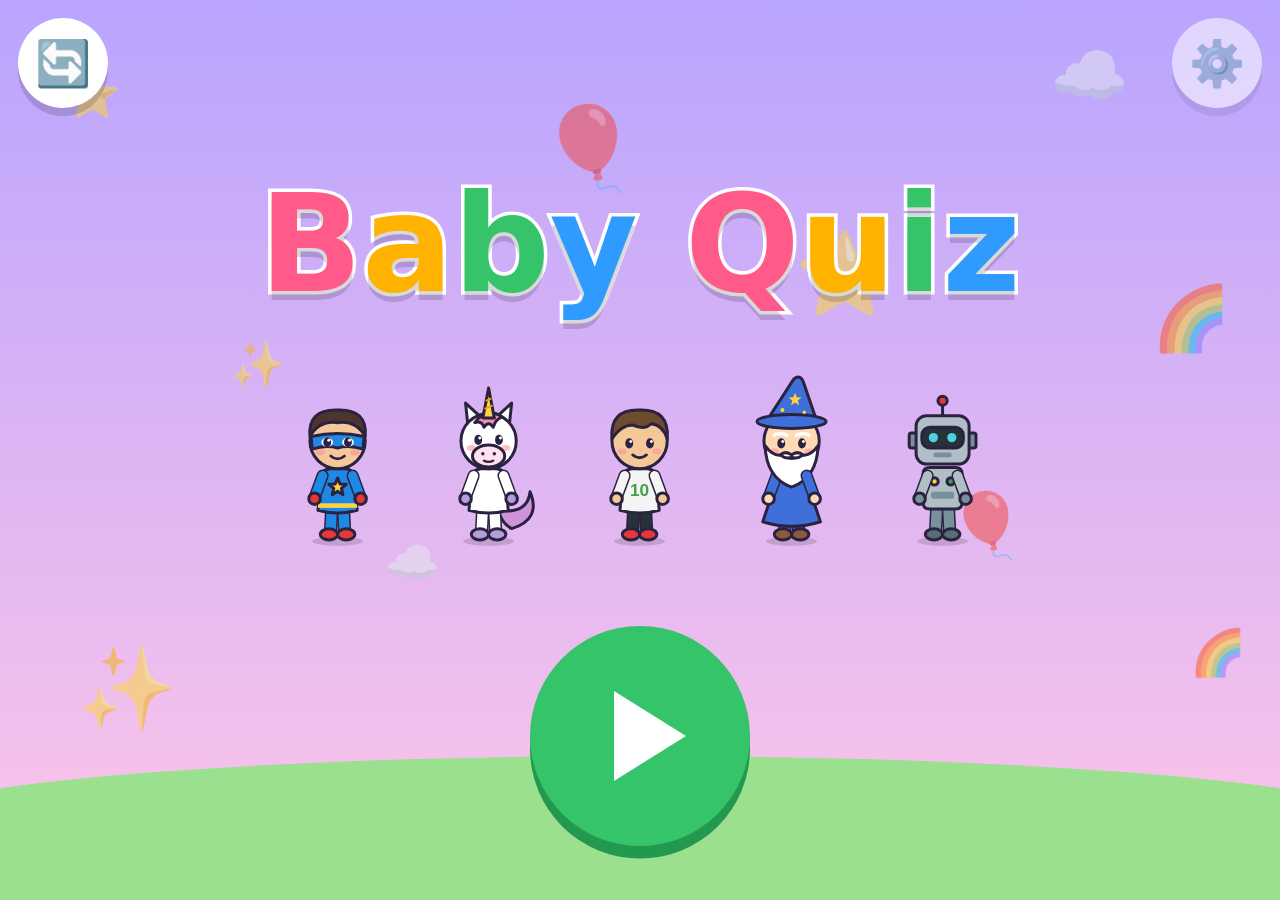
<file: index.html>
﻿<!doctype html>
<html lang="es">
<head>
  <meta charset="utf-8">
  <meta name="viewport" content="width=device-width, initial-scale=1, maximum-scale=1, user-scalable=no, viewport-fit=cover">
  <meta name="theme-color" content="#7b5cff">
  <meta name="mobile-web-app-capable" content="yes">
  <meta name="apple-mobile-web-app-capable" content="yes">
  <title>Baby Quiz</title>
  <link rel="manifest" href="manifest.webmanifest">
  <link rel="icon" href="icons/icon.svg" type="image/svg+xml">
  <link rel="apple-touch-icon" href="icons/icon-192.png">
  <link rel="stylesheet" href="css/styles.css">
</head>
<body>
  <div id="app"></div>

  <!-- Núcleo -->
  <script src="js/version.js"></script>
  <script src="js/util.js"></script>
  <script src="js/storage.js"></script>
  <script src="js/audio.js"></script>
  <script src="js/characters.js"></script>
  <script src="js/wardrobe.js"></script>
  <script src="js/puppet.js"></script>
  <script src="js/render.js"></script>
  <script src="js/connect.js"></script>
  <script src="js/worlds/registry.js"></script>

  <!-- Mundos: para agregar uno nuevo, crear el archivo y sumarlo acá (y en sw.js) -->
  <script src="js/worlds/colores.js"></script>
  <script src="js/worlds/animales.js"></script>
  <script src="js/worlds/numeros.js"></script>
  <script src="js/worlds/vocales.js"></script>
  <script src="js/worlds/formas.js"></script>
  <script src="js/worlds/unir.js"></script>

  <script src="js/online-config.js"></script>
  <script src="js/bingo.js"></script>
  <script src="js/trophies.js"></script>
  <script src="js/sport.js"></script>
  <script src="js/penales.js"></script>
  <script src="js/partido.js"></script>
  <script src="js/pool.js"></script>
  <script src="js/bowling.js"></script>
  <script src="js/ppt.js"></script>
  <script src="js/tiro.js"></script>
  <script src="js/libres.js"></script>
  <script src="js/maze.js"></script>
  <script src="js/hockey.js"></script>
  <script src="js/basket.js"></script>
  <script src="js/buscar.js"></script>
  <script src="js/tateti.js"></script>
  <script src="js/rampa.js"></script>
  <script src="js/carrera.js"></script>
  <script src="js/frutas.js"></script>
  <script src="js/update.js"></script>
  <script src="js/game.js"></script>
</body>
</html>
</file>
<file: css/styles.css>
﻿:root {
  --font: "Comic Sans MS", "Chalkboard SE", "Arial Rounded MT Bold", ui-rounded, system-ui, sans-serif;
  --emoji: "Segoe UI Emoji", "Apple Color Emoji", "Noto Color Emoji", sans-serif;
  --ink: #3b2a5a;
  --accent: #7b5cff;
  --ok: #2ecc71;
  --gold: #ffd23f;
}

* { box-sizing: border-box; -webkit-tap-highlight-color: transparent; }

html, body {
  margin: 0;
  height: 100%;
  overflow: hidden;
  background: #7b5cff;
}

body {
  font-family: var(--font);
  color: var(--ink);
  user-select: none;
  -webkit-user-select: none;
  -webkit-touch-callout: none;
  touch-action: manipulation;
  overscroll-behavior: none;
}

#app { position: fixed; inset: 0; overflow: hidden; }

button {
  font-family: inherit;
  color: inherit;
  border: 0;
  padding: 0;
  background: none;
  cursor: pointer;
  touch-action: manipulation;
}

.emoji { font-family: var(--emoji); line-height: 1; }
.spacer { width: clamp(48px, 11vmin, 90px); flex: none; }
[hidden] { display: none !important; }

/* ---------- Fondo ---------- */

.bg {
  position: absolute;
  inset: 0;
  background: linear-gradient(to bottom, var(--sky1), var(--sky2));
  overflow: hidden;
}
.bg::after {
  content: '';
  position: absolute;
  left: -10%;
  right: -10%;
  bottom: -4%;
  height: 20%;
  background: var(--ground);
  border-radius: 50% 50% 0 0 / 40% 40% 0 0;
}
.decor {
  position: absolute;
  opacity: .5;
  pointer-events: none;
  animation: drift 6s ease-in-out infinite alternate;
}

/* ---------- Pantalla base ---------- */

.screen {
  position: absolute;
  inset: 0;
  display: flex;
  flex-direction: column;
  gap: 2vmin;
  padding:
    max(2vmin, env(safe-area-inset-top))
    max(2vmin, env(safe-area-inset-right))
    max(2vmin, env(safe-area-inset-bottom))
    max(2vmin, env(safe-area-inset-left));
}

.topbar {
  display: flex;
  align-items: center;
  justify-content: space-between;
  gap: 2vmin;
  flex: none;
}

.screen-title {
  margin: 0;
  font-size: clamp(18px, 5.2vmin, 46px);
  background: rgba(255, 255, 255, .88);
  padding: .8vmin 3.5vmin;
  border-radius: 99px;
  text-align: center;
  box-shadow: 0 .6vmin 0 rgba(0, 0, 0, .08);
}

.btn-round {
  --s: clamp(48px, 11vmin, 90px);
  width: var(--s);
  height: var(--s);
  flex: none;
  border-radius: 50%;
  background: #fff;
  box-shadow: 0 .9vmin 0 rgba(0, 0, 0, .15);
  display: grid;
  place-items: center;
  font-size: calc(var(--s) * .5);
  position: relative;
}
.btn-round:active, .char-btn:active, .world-card:active, .level-node:active,
.option:active, .speak-btn:active, .play-btn:active, .btn-next:active {
  translate: 0 .6vmin;
}

/* touch-action y callout: que Android no convierta el toque largo en "clic derecho" */
.gear { opacity: .55; touch-action: none; -webkit-touch-callout: none; -webkit-user-select: none; user-select: none; }
.gear.holding { opacity: 1; }
.gear.holding::after {
  content: '';
  position: absolute;
  inset: -6px;
  border-radius: 50%;
  background: conic-gradient(var(--accent) var(--p), transparent 0);
  animation: hold 1.2s linear forwards;
  z-index: -1;
}
@property --p { syntax: '<percentage>'; inherits: false; initial-value: 0%; }
@keyframes hold { to { --p: 100%; } }

/* ---------- Avatar y transporte ---------- */

/* ---------- Personaje de cuerpo entero (puppet.js) ---------- */

/* La caja mide .8em x 1.12em (proporción del lienzo 100x140), así escala con el font-size */
.avatar { position: relative; display: inline-block; width: .8em; height: 1.12em; line-height: 1; vertical-align: middle; }
.avatar > .pp { display: block; width: 100%; height: 100%; overflow: visible; }
.pp * { transform-box: view-box; }
.pp-all { transform-origin: 50px 125px; animation: pp-bob 2.2s ease-in-out infinite; }
.pp-eyes { animation: pp-blink 4.5s infinite; }
.pp-head { transform-origin: 50px 64px; animation: pp-tilt 4s ease-in-out infinite; }
.pp-arm-l { transform-origin: 37px 70px; animation: pp-sway-l 2.2s ease-in-out infinite; }
.pp-arm-r { transform-origin: 63px 70px; animation: pp-sway-r 2.2s ease-in-out infinite; }
.pp-hitem { transform-origin: 70px 90px; }
.pp-leg-r { transform-origin: 55px 98px; }
.pp-nitem { transform-origin: 50px 66px; }
.pp-hditem { transform-origin: 50px 20px; }
.pp-back { transform-origin: 50px 68px; }
.playable { cursor: pointer; }

/* Acciones al tocarlo */
.pp.use-raise .pp-arm-r, .pp.use-magic .pp-arm-r { animation: pp-raise 1.4s ease-in-out; }
.pp.use-raise .pp-hitem, .pp.use-magic .pp-hitem { animation: pp-unraise 1.4s ease-in-out; }
.pp.use-block .pp-arm-r { animation: pp-block 1.1s ease-in-out; }
.pp.use-block .pp-hitem { animation: pp-unblock 1.1s ease-in-out; }
.pp.use-wave .pp-arm-r { animation: pp-wave 1.4s ease-in-out; }
.pp.use-hop .pp-all, .pp.use-shine .pp-all { animation: pp-hop .9s ease-in-out; }
.pp.use-hop .pp-hditem { animation: pp-wobble .9s ease-in-out; }
.pp.use-wiggle .pp-nitem { animation: pp-wiggle .9s ease-in-out; }
.pp.use-spin { animation: pp-spin 1s ease-in-out; }
.pp.use-flutter .pp-back { animation: pp-flutter 1.2s ease-in-out; }
.pp.use-kick .pp-leg-r { animation: pp-kick 1.1s ease-in-out; }
.pp.use-kick .pp-ball { animation: pp-ball 1.1s ease-in-out; }
.pp.use-fire .pp-head { animation: pp-roar 1.1s ease-in-out; }

@keyframes pp-bob { 50% { transform: translateY(-2px); } }
@keyframes pp-blink { 0%, 94%, 100% { transform: none; } 96% { transform: scaleY(.1); } }
@keyframes pp-tilt { 25% { transform: rotate(-3deg); } 75% { transform: rotate(3deg); } }
@keyframes pp-sway-l { 50% { transform: rotate(6deg); } }
@keyframes pp-sway-r { 50% { transform: rotate(-6deg); } }
@keyframes pp-raise { 20%, 75% { transform: rotate(-155deg); } }
@keyframes pp-unraise { 20%, 75% { transform: rotate(155deg); } }
@keyframes pp-block { 25%, 70% { transform: rotate(-70deg); } }
@keyframes pp-unblock { 25%, 70% { transform: rotate(70deg); } }
@keyframes pp-wave {
  15%, 45%, 75% { transform: rotate(-150deg); }
  30%, 60% { transform: rotate(-115deg); }
}
@keyframes pp-hop {
  35% { transform: translateY(-16px); }
  65% { transform: translateY(0) scale(1.06, .9); }
  80% { transform: translateY(0) scale(.97, 1.03); }
}
@keyframes pp-wobble { 30% { transform: rotate(-18deg) translateY(-4px); } 60% { transform: rotate(14deg); } }
@keyframes pp-wiggle { 20%, 60% { transform: rotate(-22deg) scale(1.35); } 40%, 80% { transform: rotate(22deg) scale(1.35); } }
@keyframes pp-spin { to { transform: rotateY(360deg); } }
@keyframes pp-flutter { 20%, 60% { transform: skewX(-14deg); } 40%, 80% { transform: skewX(12deg); } }
@keyframes pp-kick { 30% { transform: rotate(-55deg); } 60% { transform: rotate(10deg); } }
@keyframes pp-ball { 30% { transform: translate(0, 0); } 60% { transform: translate(16px, -46px); } 85% { transform: translate(4px, -6px); } }
@keyframes pp-roar { 20%, 80% { transform: rotate(-10deg) scale(1.06); } }

.pp-fx { position: fixed; z-index: 100; pointer-events: none; font-family: var(--emoji); line-height: 1; }

/* Prenda sola en la tarjeta de la tienda */
.card-art { display: grid; place-items: center; line-height: 1; }
.card-svg svg { width: 1em; height: .7em; display: block; }
.card-svg.tall svg { width: .5em; height: 1em; }
.card-svg.round svg { width: .9em; height: .9em; }
.card-trophy { width: 1em; aspect-ratio: 100 / 130; display: block; }
.card-art.locked .card-trophy { filter: brightness(0) opacity(.3); }
.card-svg.band svg { width: .95em; height: .57em; }
.shirt {
  display: block;
  width: 1em;
  height: .82em;
  clip-path: polygon(30% 0, 12% 8%, 0 34%, 16% 44%, 22% 36%, 22% 100%, 78% 100%, 78% 36%, 84% 44%, 100% 34%, 88% 8%, 70% 0, 50% 12%);
}
.card-art:has(.shirt) { filter: drop-shadow(0 0 1px rgba(0, 0, 0, .7)); }

/* Moneda dibujada */
.coin {
  --s: 1em;
  display: inline-grid;
  place-items: center;
  flex: none;
  width: var(--s);
  height: var(--s);
  border-radius: 50%;
  background: radial-gradient(circle at 35% 30%, #fff7c2, #ffd23f 35%, #f2a900 70%, #c98100);
  box-shadow:
    inset 0 0 0 calc(var(--s) * .07) #e39b00,
    inset 0 0 0 calc(var(--s) * .11) #ffe58a,
    0 calc(var(--s) * .05) 0 #a86a00;
}
.coin::before {
  content: '★';
  font-family: system-ui, sans-serif;
  font-size: calc(var(--s) * .55);
  line-height: 1;
  color: #e39b00;
  text-shadow: 0 calc(var(--s) * .02) 0 rgba(255, 255, 255, .7);
}
.coin-counter {
  display: inline-flex;
  align-items: center;
  gap: .25em;
  padding: .15em .45em .15em .2em;
  border-radius: 99px;
  background: #fff;
  box-shadow: 0 .9vmin 0 rgba(0, 0, 0, .15);
  font-size: clamp(20px, 5vmin, 40px);
  font-weight: 900;
  color: #b07800;
  font-variant-numeric: tabular-nums;
}
.coin-counter.bump { animation: pop .5s; }
.top-right { display: flex; align-items: center; gap: 2vmin; }
.shop-btn {
  display: inline-flex;
  align-items: center;
  gap: 1vmin;
  font-size: clamp(26px, 6vmin, 52px);
}
.shop-btn > .emoji { filter: drop-shadow(0 .6vmin 0 rgba(0, 0, 0, .15)); }
.shop-btn .coin-counter { font-size: clamp(16px, 4vmin, 32px); }
.shop-btn:active { translate: 0 .6vmin; }

/* Premio: moneda gigante */
.party.coin-time .party-hero, .party.coin-time .party-title, .party.coin-time .party-prize,
.party.coin-time .mt-final, .party.coin-time .pen-final, .party.coin-time .pl-final, .party.coin-time .perfect-badge { opacity: .2; transition: opacity .4s; }
.party-coins { position: absolute; top: max(2vmin, env(safe-area-inset-top)); right: max(2vmin, env(safe-area-inset-right)); z-index: 7; }
.coin-stage {
  position: absolute;
  inset: 0;
  z-index: 6;
  display: flex;
  flex-direction: column;
  align-items: center;
  justify-content: center;
  gap: 5vmin;
  pointer-events: none;
}
/* Fila de 5 lugares: lo que cuesta una prenda */
.coin-goal {
  position: relative;
  z-index: 1;
  display: flex;
  align-items: center;
  gap: 2vmin;
  padding: 1.5vmin 3vmin;
  border-radius: 99px;
  background: rgba(255, 255, 255, .9);
  box-shadow: 0 1vmin 0 rgba(0, 0, 0, .12);
  font-size: clamp(28px, 8vmin, 64px);
}
.coin.slot { filter: grayscale(1); opacity: .3; }
.coin.slot.on { filter: none; opacity: 1; animation: pop .5s; }
.goal-bag { font-size: 1.15em; margin-left: 1vmin; }
.coin-stage.full .coin-goal { animation: pulse .7s ease-in-out infinite; box-shadow: 0 0 0 1vmin #ffd23f, 0 1vmin 0 rgba(0, 0, 0, .12); }
.btn-shop.mini { width: clamp(64px, 15vmin, 130px); font-size: clamp(30px, 8vmin, 64px); box-shadow: 0 1.1vmin 0 #b07800; }
.coin-glow {
  position: absolute;
  width: 90vmin;
  height: 90vmin;
  border-radius: 50%;
  background:
    radial-gradient(circle, rgba(255, 226, 90, .85), rgba(255, 226, 90, 0) 60%),
    repeating-conic-gradient(rgba(255, 210, 63, .5) 0 8deg, transparent 8deg 16deg);
  -webkit-mask-image: radial-gradient(circle, #000 20%, transparent 70%);
  mask-image: radial-gradient(circle, #000 20%, transparent 70%);
  animation: spin 8s linear infinite;
}
.big-coin {
  --s: clamp(120px, 38vmin, 340px);
  position: relative;
  overflow: hidden;
  animation: coinin .9s cubic-bezier(.3, 1.6, .5, 1) both, coinspin 2.4s ease-in-out .9s infinite;
}
.big-coin::after {
  content: '';
  position: absolute;
  inset: 0;
  border-radius: 50%;
  background: linear-gradient(115deg, transparent 35%, rgba(255, 255, 255, .85) 48%, transparent 60%);
  translate: -120% 0;
  animation: shine 1.8s ease-in-out .6s infinite;
}
.btn-shop {
  width: clamp(110px, 27vmin, 230px);
  aspect-ratio: 1;
  border-radius: 50%;
  background: radial-gradient(circle at 35% 30%, #fff3a8, #ffd23f 45%, #f2a900);
  box-shadow: 0 1.6vmin 0 #b07800;
  display: grid;
  place-items: center;
  font-size: clamp(50px, 13vmin, 110px);
  animation: pulse 1.2s ease-in-out infinite;
}
.btn-shop:active { translate: 0 .6vmin; }

/* Tienda */
.shop-body {
  flex: 1;
  min-height: 0;
  display: flex;
  align-items: center;
  justify-content: center;
  gap: 5vmin;
}
@media (orientation: portrait) {
  .shop-body { flex-direction: column; }
}
.shop-hero {
  display: grid;
  place-items: center;
  width: clamp(150px, 42vmin, 360px);
  aspect-ratio: 1;
  border-radius: 50%;
  background: radial-gradient(circle, #fff 55%, rgba(255, 255, 255, .5));
  box-shadow: 0 1.4vmin 0 rgba(0, 0, 0, .12);
  font-size: clamp(100px, 30vmin, 250px);
  flex: none;
}
/* Margen extra abajo: en tablets con bordes redondeados o barra de gestos, la última fila no queda tapada */
.screen.shop { padding-bottom: max(5vmin, calc(env(safe-area-inset-bottom) + 2vmin)); }
.shop-hero-col { flex: none; display: flex; flex-direction: column; align-items: center; gap: 2vmin; }
.shop-tools { display: flex; gap: 3vmin; }
.shop-tool { --s: clamp(40px, 9vmin, 68px); }
.jersey-form input { width: 100%; padding: 10px 12px; border: 2px solid #d8d2e6; border-radius: 10px; font-size: 20px; font-family: system-ui, sans-serif; text-transform: uppercase; }
.shop-side {
  min-height: 0;
  max-height: 100%;
  display: flex;
  flex-direction: column;
  align-items: center;
  gap: 2.5vmin;
}
.shop-side .shop-grid { min-height: 0; overflow-y: auto; padding: 1.5vmin 1.5vmin 2.5vmin; }
.shop-tabs { flex: none; display: flex; flex-wrap: wrap; justify-content: center; gap: 1.6vmin; max-width: 100%; }
.shop-tab {
  width: clamp(44px, 11vmin, 92px);
  aspect-ratio: 1.25;
  border-radius: 3vmin;
  background: rgba(255, 255, 255, .55);
  box-shadow: 0 .8vmin 0 rgba(0, 0, 0, .12);
  font-size: clamp(26px, 6.5vmin, 54px);
  display: grid;
  place-items: center;
  transition: background .2s, scale .2s;
}
.shop-tab.on { background: #fff; scale: 1.12; box-shadow: 0 0 0 .8vmin var(--gold), 0 .8vmin 0 rgba(0, 0, 0, .12); }
.shop-tab:active { translate: 0 .5vmin; }
.shop-grid { display: grid; grid-template-columns: repeat(2, auto); gap: 3vmin; }
.shop-grid.many { grid-template-columns: repeat(3, auto); gap: 2.2vmin; }
.shop-grid.many .shop-item { width: clamp(76px, 18vmin, 150px); }
.shop-grid.lots { grid-template-columns: repeat(4, auto); gap: 1.8vmin; }
.shop-grid.lots .shop-item { width: clamp(62px, 14.5vmin, 124px); }
.shop-item {
  position: relative;
  width: clamp(88px, 21vmin, 170px);
  aspect-ratio: 1;
  border-radius: 4vmin;
  background: #fff;
  box-shadow: 0 1vmin 0 rgba(0, 0, 0, .15);
  container-type: size;
  display: grid;
  place-items: center;
}
.shop-item.worn { box-shadow: 0 0 0 1.1vmin var(--ok), 0 1vmin 0 rgba(0, 0, 0, .15); }
.shop-item.nope { animation: shake .45s; }
.shop-item:active { translate: 0 .6vmin; }
.shop-art { font-size: 56cqmin; line-height: 1; }
.shop-price, .shop-tag {
  position: absolute;
  right: -2cqmin;
  bottom: -2cqmin;
  display: inline-flex;
  align-items: center;
  gap: 2cqmin;
  padding: 2cqmin 5cqmin 2cqmin 2cqmin;
  border-radius: 99px;
  background: #fff;
  box-shadow: 0 1cqmin 2cqmin rgba(0, 0, 0, .2);
  font-size: 16cqmin;
  font-weight: 900;
  color: #b07800;
}
.shop-tag { padding: 2cqmin; width: 22cqmin; height: 22cqmin; justify-content: center; color: #fff; background: #d8d2e6; }
.shop-tag.on { background: var(--ok); }
.shop-price.locked { padding: 2cqmin 4cqmin; font-size: 13cqmin; background: #ece8f5; }
.shop-price.free { padding: 2cqmin 4cqmin; font-size: 12cqmin; color: #fff; background: var(--ok); }
.flip { display: inline-block; transform: scaleX(-1); }

.ride {
  position: relative;
  width: var(--ride, 14vmin);
  height: var(--ride, 14vmin);
}
.ride-vehicle {
  position: absolute;
  left: 0;
  right: 0;
  bottom: 0;
  text-align: center;
  font-size: calc(var(--ride, 14vmin) * .8);
  z-index: 2;
}
.ride-rider {
  position: absolute;
  bottom: var(--rb);
  left: var(--rl);
  font-size: calc(var(--ride, 14vmin) * var(--rs));
  z-index: var(--rz);
}
.anim-float { animation: float 2.4s ease-in-out infinite; }
.anim-bounce { animation: bounce .9s ease-in-out infinite; }
.anim-sway { animation: sway 2.2s ease-in-out infinite; transform-origin: 50% 90%; }
.moving .ride { animation-duration: .35s; }

/* ---------- Título ---------- */

.title { align-items: center; justify-content: space-between; }
.title .topbar { align-self: stretch; }
.logo {
  margin: 0;
  font-size: clamp(48px, 15vmin, 150px);
  font-weight: 900;
  line-height: 1;
  text-align: center;
}
.logo-l {
  display: inline-block;
  -webkit-text-stroke: .8vmin #fff;
  paint-order: stroke fill;
  text-shadow: 0 1vmin 0 rgba(0, 0, 0, .15);
  animation: bob 1.6s ease-in-out infinite;
  animation-delay: calc(var(--i) * .1s);
}
.logo-space { display: inline-block; width: .35em; }
.parade { display: flex; gap: 4vmin; font-size: clamp(56px, 16vmin, 150px); }
.parade-item { animation: bob 1.4s ease-in-out infinite; animation-delay: calc(var(--i) * .2s); }
.play-btn {
  width: clamp(100px, 26vmin, 220px);
  aspect-ratio: 1;
  border-radius: 50%;
  background: #35c46a;
  box-shadow: 0 1.4vmin 0 #22994e;
  display: grid;
  place-items: center;
  margin-bottom: 4vmin;
  animation: pulse 1.4s ease-in-out infinite;
}
.play-tri {
  width: 0;
  height: 0;
  border-left: 8vmin solid #fff;
  border-top: 5vmin solid transparent;
  border-bottom: 5vmin solid transparent;
  margin-left: 2.2vmin;
}

/* ---------- Personajes ---------- */

.char-grid {
  flex: 1;
  display: flex;
  flex-wrap: wrap;
  justify-content: center;
  align-content: center;
  gap: 3vmin;
  padding: 2vmin;
}
.char-grid.locked { pointer-events: none; }
.char-btn {
  width: clamp(80px, 19vmin, 160px);
  aspect-ratio: 1;
  border-radius: 50%;
  background: #fff;
  box-shadow: 0 1vmin 0 rgba(0, 0, 0, .15);
  font-size: clamp(56px, 14.5vmin, 124px);
  display: grid;
  place-items: center;
  transition: transform .2s;
}
.char-btn.selected {
  background: #fff6cf;
  box-shadow: 0 0 0 1.2vmin var(--gold), 0 1vmin 0 rgba(0, 0, 0, .15);
  transform: scale(1.12);
  animation: dance .6s ease-in-out infinite;
}
.char-mini { font-size: calc(var(--s) * .78); }

/* ---------- Mundos ---------- */

.worlds-grid {
  flex: 1;
  display: grid;
  grid-template-columns: repeat(2, auto);
  gap: 3vmin;
  justify-content: center;
  align-content: center;
}
@media (orientation: landscape) {
  .worlds-grid { grid-template-columns: repeat(3, auto); }
}
.world-card {
  width: clamp(96px, min(27vmin, 36vh), 230px);
  aspect-ratio: 1;
  border-radius: 5vmin;
  background: linear-gradient(160deg, var(--c1), var(--c2));
  box-shadow: 0 1.2vmin 0 rgba(0, 0, 0, .18);
  container-type: size;
  display: flex;
  flex-direction: column;
  align-items: center;
  justify-content: center;
  gap: 3cqmin;
  color: #fff;
}
.wc-icon { font-size: 42cqmin; }
.wc-name { font-size: 13cqmin; font-weight: 900; text-shadow: 0 .8cqmin 0 rgba(0, 0, 0, .25); }
.wc-stars { font-size: 11cqmin; letter-spacing: .5cqmin; }
.star { color: rgba(255, 255, 255, .4); }
.star.on { color: #ffe14d; text-shadow: 0 0 2cqmin rgba(0, 0, 0, .25); }

/* ---------- Niveles ---------- */

.level-path {
  flex: 1;
  display: flex;
  align-items: center;
  justify-content: space-around;
  padding: 10vmin 1vmin 4vmin;
}
.level-node {
  position: relative;
  top: var(--dy);
  width: clamp(60px, 15vmin, 130px);
  aspect-ratio: 1;
  border-radius: 50%;
  background: #fff;
  box-shadow: 0 1vmin 0 rgba(0, 0, 0, .18);
  font-size: clamp(26px, 7vmin, 60px);
  font-weight: 900;
  color: var(--accent);
  display: grid;
  place-items: center;
}
.level-node.done { background: #ffe27a; color: #b07800; }
.level-node.locked { background: #ebe6f5; color: #9a93b0; }
.level-node.locked .ln-num { font-size: .7em; }
.level-node.next { animation: pulse 1.2s ease-in-out infinite; box-shadow: 0 0 0 1vmin #fff8, 0 1vmin 0 rgba(0, 0, 0, .18); }
.level-node.nope { animation: shake .5s; }
.ln-star { position: absolute; top: -2.5vmin; right: -2.5vmin; font-size: 6vmin; }
.ln-rider {
  position: absolute;
  bottom: 92%;
  left: 50%;
  translate: -50% 0;
  --ride: clamp(48px, 13vmin, 110px);
  pointer-events: none;
}

/* ---------- Juego ---------- */

.game { gap: 1.5vmin; }
.game-top {
  display: flex;
  align-items: center;
  gap: 2vmin;
  height: clamp(80px, 21vmin, 180px);
  flex: none;
}
.track { position: relative; flex: 1; height: 100%; }
.road {
  position: absolute;
  left: 4%;
  right: 4%;
  bottom: 14%;
  height: 2.6vmin;
  background: repeating-linear-gradient(90deg, #fff 0 3vmin, rgba(255, 255, 255, .5) 3vmin 5vmin);
  border-radius: 99px;
  box-shadow: 0 .5vmin 0 rgba(0, 0, 0, .1);
}
.node {
  position: absolute;
  bottom: 14%;
  translate: -50% 30%;
  width: 4.6vmin;
  height: 4.6vmin;
  border-radius: 50%;
  background: #fff;
  border: .8vmin solid rgba(0, 0, 0, .12);
  transition: background .3s, transform .3s;
}
.node.start { opacity: 0; }
.node.done:not(.goal) { background: var(--gold); border-color: #e0a800; transform: scale(1.25); }
.node.goal {
  width: auto;
  height: auto;
  border: 0;
  background: none;
  font-size: clamp(30px, 9vmin, 80px);
  translate: -50% 10%;
}
.node.goal.done { animation: dance .6s ease-in-out infinite; }
.ride-pos {
  position: absolute;
  bottom: calc(14% + 1vmin);
  translate: -50% 0;
  --ride: clamp(64px, 18vmin, 150px);
  transition: left 1.2s ease-in-out;
  z-index: 2;
}

.ask { flex: none; display: flex; flex-direction: column; align-items: center; gap: 1.2vmin; }
.ask-row { display: flex; align-items: center; gap: 3vmin; }
.speak-btn {
  width: clamp(54px, 12vmin, 104px);
  aspect-ratio: 1;
  border-radius: 50%;
  background: var(--gold);
  box-shadow: 0 1vmin 0 #d9a400;
  font-size: clamp(28px, 6vmin, 54px);
  display: grid;
  place-items: center;
}
.prompt {
  width: clamp(76px, 18vmin, 160px);
  aspect-ratio: 1;
  background: #fff;
  border-radius: 3vmin;
  box-shadow: 0 1vmin 0 rgba(0, 0, 0, .15);
  container-type: size;
  display: grid;
  place-items: center;
  overflow: hidden;
}
.qtext {
  margin: 0;
  font-size: clamp(16px, 4vmin, 36px);
  font-weight: bold;
  background: rgba(255, 255, 255, .9);
  padding: .6vmin 3.5vmin;
  border-radius: 99px;
  text-align: center;
}

.options {
  flex: 1;
  min-height: 0;
  display: grid;
  grid-template-columns: 1fr 1fr;
  grid-auto-rows: 1fr;
  gap: 2.5vmin;
}
@media (orientation: landscape) {
  .options { grid-template-columns: repeat(4, 1fr); }
}
.options.locked { pointer-events: none; }
.option {
  position: relative;
  background: #fff;
  border-radius: 4vmin;
  box-shadow: 0 1vmin 0 rgba(0, 0, 0, .15);
  container-type: size;
  display: grid;
  place-items: center;
  overflow: hidden;
  animation: popin .35s both;
  animation-delay: calc(var(--k) * 70ms);
  transition: opacity .3s, filter .3s;
}
.option.wrong { filter: grayscale(1); opacity: .35; animation: shake .45s; pointer-events: none; }
.option.right { box-shadow: 0 0 0 1.2vmin var(--ok), 0 1vmin 0 rgba(0, 0, 0, .15); animation: pop .5s; }
.option.hint { box-shadow: 0 0 0 1.2vmin var(--gold), 0 1vmin 0 rgba(0, 0, 0, .15); animation: pulse .7s ease-in-out infinite; }

/* Tablero de unir puntos */
.board {
  position: relative;
  flex: 1;
  min-height: 0;
  background: rgba(255, 255, 255, .8);
  border-radius: 4vmin;
  box-shadow: 0 1vmin 0 rgba(0, 0, 0, .12);
  touch-action: none;
  overflow: hidden;
}
.board-svg { position: absolute; inset: 0; width: 100%; height: 100%; }
.trail {
  fill: none;
  stroke-width: clamp(14px, 4vmin, 34px);
  stroke-linecap: round;
  stroke-linejoin: round;
  opacity: .85;
}
.trail.miss { opacity: 0; transition: opacity .4s; }
.dot {
  position: absolute;
  z-index: 2;
  --d: clamp(54px, 14vmin, 120px);
  width: var(--d);
  aspect-ratio: 1;
  translate: -50% -50%;
  border-radius: 50%;
  background: var(--c);
  box-shadow: 0 0 0 1vmin #fff, 0 1.2vmin 0 1vmin rgba(0, 0, 0, .12), inset -1.2vmin -1.5vmin 0 rgba(0, 0, 0, .16);
  pointer-events: none;
  animation: pulse 1.6s ease-in-out infinite;
  transition: scale .2s;
}
.dot.grab { scale: 1.25; animation: none; }
.dot.done { animation: pop .5s; }
.dot.done::after {
  content: '⭐';
  font-family: var(--emoji);
  position: absolute;
  inset: 0;
  display: grid;
  place-items: center;
  font-size: calc(var(--d) * .5);
  line-height: 1;
}
.hand {
  position: absolute;
  z-index: 3;
  font-size: clamp(44px, 12vmin, 100px);
  margin: -.1em 0 0 -.35em;
  pointer-events: none;
}

/* Contenido de opciones y cartel (escala con la tarjeta) */
.vis { display: grid; place-items: center; line-height: 1; }
.vis-emoji { font-size: 62cqmin; }
.vis-color {
  width: 66cqmin;
  height: 66cqmin;
  border-radius: 50%;
  box-shadow: inset -3cqmin -4cqmin 0 rgba(0, 0, 0, .18), inset 3cqmin 3cqmin 0 rgba(255, 255, 255, .35);
}
.vis-color.light { box-shadow: 0 0 0 1.2cqmin #ddd, inset -3cqmin -4cqmin 0 rgba(0, 0, 0, .08); }
.vis-text { font-size: 66cqmin; font-weight: 900; text-shadow: 0 1.5cqmin 0 rgba(0, 0, 0, .12); }
.vis-group { gap: 2cqmin 3cqmin; }
.vis-shape { width: 72cqmin; height: 72cqmin; }
.vis-shape svg { width: 100%; height: 100%; display: block; overflow: visible; }

.burst {
  position: absolute;
  left: 50%;
  top: 50%;
  font-size: 14cqmin;
  pointer-events: none;
  animation: fly .8s ease-out forwards;
}

/* ---------- Festejo ---------- */

.party {
  position: absolute;
  inset: 0;
  z-index: 20;
  display: flex;
  flex-direction: column;
  align-items: center;
  justify-content: center;
  gap: 3vmin;
  overflow: hidden;
  background: radial-gradient(circle at 50% 55%, rgba(255, 255, 255, .92), rgba(255, 244, 214, .82) 70%);
  animation: fadein .3s;
}
.party-rays {
  position: absolute;
  left: 50%;
  top: 55%;
  width: 180vmax;
  height: 180vmax;
  margin: -90vmax 0 0 -90vmax;
  background: repeating-conic-gradient(rgba(255, 236, 140, .55) 0 9deg, transparent 9deg 18deg);
  -webkit-mask-image: radial-gradient(circle, #000 0 12%, transparent 45%);
  mask-image: radial-gradient(circle, #000 0 12%, transparent 45%);
  animation: spin 14s linear infinite;
  pointer-events: none;
}
.party-fx { position: absolute; inset: 0; pointer-events: none; z-index: 2; }
.spark {
  position: absolute;
  width: 1.8vmin;
  height: 1.8vmin;
  margin: -.9vmin 0 0 -.9vmin;
  border-radius: 50%;
  box-shadow: 0 0 1.2vmin currentColor;
}
.balloon {
  position: absolute;
  bottom: -20vmin;
  z-index: 1;
  font-size: clamp(40px, 10vmin, 90px);
  animation: rise 4.5s ease-in both;
  pointer-events: none;
}
.party-title {
  position: relative;
  z-index: 3;
  margin: 0;
  font-size: clamp(34px, 10vmin, 96px);
  font-weight: 900;
  line-height: 1;
  text-align: center;
}
.party-title span {
  display: inline-block;
  -webkit-text-stroke: .7vmin #fff;
  paint-order: stroke fill;
  text-shadow: 0 1vmin 0 rgba(0, 0, 0, .15);
  animation: letterpop .5s both, bob 1.4s ease-in-out infinite;
  animation-delay: calc(1s + var(--i) * .06s), calc(1.8s + var(--i) * .1s);
}
.party-hero { position: relative; z-index: 4; --ride: clamp(110px, 34vmin, 300px); }
.party.settled .party-hero { animation: dance .9s ease-in-out infinite; }
.party-prize { position: relative; z-index: 3; font-size: clamp(36px, 9vmin, 80px); animation: popin .5s 1.4s both; }
.party-actions {
  position: relative;
  z-index: 5;
  display: flex;
  gap: 3vmin;
  align-items: center;
  opacity: 0;
  translate: 0 4vmin;
  pointer-events: none;
  transition: opacity .4s, translate .4s;
}
.party.settled .party-actions { opacity: 1; translate: 0 0; pointer-events: auto; }
/* El ▶ es la acción principal: grande y al centro; mapa y repetir chicos y alejados */
.party-actions { gap: 7vmin; }
.party-actions .btn-round { --s: clamp(40px, 8vmin, 64px); opacity: .85; }
.party-actions .btn-next { width: clamp(110px, 27vmin, 230px); box-shadow: 0 1.6vmin 0 #22994e; }
.party-actions .btn-next .play-tri { border-left-width: 9vmin; border-top-width: 5.6vmin; border-bottom-width: 5.6vmin; margin-left: 2.4vmin; }
.confetti { position: absolute; inset: 0; overflow: hidden; pointer-events: none; }
.confetti i {
  position: absolute;
  top: -5%;
  width: 1.6vmin;
  height: 2.6vmin;
  border-radius: 2px;
  animation: fall linear infinite;
}
.btn-next {
  width: clamp(70px, 17vmin, 150px);
  aspect-ratio: 1;
  border-radius: 50%;
  background: #35c46a;
  box-shadow: 0 1.2vmin 0 #22994e;
  display: grid;
  place-items: center;
  animation: pulse 1.2s ease-in-out infinite;
}
.btn-next .play-tri { border-left-width: 5.5vmin; border-top-width: 3.5vmin; border-bottom-width: 3.5vmin; margin-left: 1.5vmin; }

/* ---------- Panel para adultos ---------- */

.modal {
  position: absolute;
  inset: 0;
  z-index: 50;
  background: rgba(20, 10, 40, .55);
  display: grid;
  place-items: center;
  padding: 16px;
}
.panel {
  background: #fff;
  border-radius: 18px;
  padding: 20px;
  width: min(480px, 100%);
  max-height: 100%;
  overflow: auto;
  font-family: system-ui, sans-serif;
  font-size: 16px;
}
.panel h3 { margin: 0 0 8px; }
.panel label { display: block; margin: 14px 0 6px; font-weight: 600; }
.panel label.check { display: flex; align-items: center; gap: 8px; }
.panel select, .panel input[type=range] { width: 100%; font-size: 15px; }
.panel .note { font-size: 13px; color: #666; margin: 6px 0 0; }
.panel .row { display: flex; flex-wrap: wrap; gap: 8px; margin-top: 18px; }
.panel button { padding: 10px 14px; border-radius: 10px; background: #efeaff; font-weight: 600; font-family: system-ui, sans-serif; }
.panel button.danger { background: #ffe1e1; color: #b00020; }
.panel button.primary { background: var(--accent); color: #fff; margin-left: auto; }

/* ---------- Bingo familiar ---------- */

.bingo-btn { font-size: calc(var(--s) * .55); }

.bingo-panel {
  flex: 1;
  min-height: 0;
  display: flex;
  flex-wrap: wrap;
  align-items: center;
  justify-content: center;
  gap: 4vmin;
  overflow: auto;
}
.bingo-label { font-size: clamp(15px, 3.4vmin, 24px); font-weight: bold; }
.bingo-me {
  display: flex;
  flex-direction: column;
  align-items: center;
  gap: 1.5vmin;
  font-size: clamp(70px, 18vmin, 150px);
}
.bingo-input {
  width: clamp(180px, 40vmin, 320px);
  padding: .5em .8em;
  border: .6vmin solid #fff;
  border-radius: 99px;
  background: rgba(255, 255, 255, .9);
  font: bold clamp(16px, 3.6vmin, 26px) var(--font);
  color: var(--ink);
  text-align: center;
  outline: none;
}
.bingo-input:focus { border-color: var(--accent); }
.bingo-input.code { width: clamp(140px, 26vmin, 220px); text-transform: uppercase; letter-spacing: .3em; }
.bingo-choices { display: flex; flex-direction: column; align-items: center; gap: 2.5vmin; }
.bingo-or { font-weight: bold; opacity: .6; }
.bingo-join { display: flex; flex-wrap: wrap; gap: 2vmin; justify-content: center; align-items: center; }
.bingo-big {
  padding: .5em 1.1em;
  border-radius: 99px;
  font: bold clamp(18px, 4.6vmin, 34px) var(--font);
  color: #fff;
  box-shadow: 0 1vmin 0 rgba(0, 0, 0, .2);
}
.bingo-big.create { background: #35c46a; }
.bingo-big.join { background: #2f9bff; }
.bingo-big:active, .bingo-small:active, .bingo-draw:active { translate: 0 .6vmin; }
.bingo-status { flex-basis: 100%; margin: 0; text-align: center; font-weight: bold; min-height: 1.4em; font-size: clamp(14px, 3.2vmin, 22px); }
.bingo-status.error { color: #c62828; }
.bingo-small {
  padding: .45em .9em;
  border-radius: 99px;
  background: #fff;
  font: bold clamp(14px, 3vmin, 20px) var(--font);
  color: var(--ink);
  box-shadow: 0 .7vmin 0 rgba(0, 0, 0, .12);
  word-break: break-all;
}
.bingo-small.auto.on { background: var(--gold); }

.bingo-code-box {
  display: flex;
  flex-direction: column;
  align-items: center;
  gap: 1.5vmin;
  padding: 2.5vmin 4vmin;
  border-radius: 4vmin;
  background: rgba(255, 255, 255, .85);
  box-shadow: 0 1vmin 0 rgba(0, 0, 0, .1);
}
.bingo-code { display: flex; gap: 1.5vmin; }
.bingo-code span {
  display: grid;
  place-items: center;
  width: clamp(44px, 11vmin, 90px);
  aspect-ratio: 1;
  border-radius: 2vmin;
  background: var(--accent);
  color: #fff;
  font-size: clamp(28px, 7vmin, 60px);
  font-weight: 900;
}
.bingo-share { display: flex; flex-wrap: wrap; gap: 1.5vmin; justify-content: center; max-width: 60vmin; }
.bingo-wait { flex-basis: 100%; margin: 0; text-align: center; font-weight: bold; font-size: clamp(16px, 4vmin, 30px); }
.bingo-start { flex: none; }

.bingo-players { display: flex; flex-wrap: wrap; justify-content: center; gap: 3vmin; }
.bingo-players.small { gap: 1.5vmin; flex-wrap: nowrap; overflow: hidden; }
.bingo-player { display: flex; flex-direction: column; align-items: center; gap: .5vmin; font-size: clamp(44px, 12vmin, 110px); }
.bingo-players.small .bingo-player { font-size: clamp(30px, 7vmin, 60px); }
.bingo-player-name {
  font-size: clamp(12px, 2.8vmin, 20px);
  font-weight: bold;
  background: rgba(255, 255, 255, .85);
  padding: .1em .6em;
  border-radius: 99px;
  white-space: nowrap;
}
.bingo-player.me .bingo-player-name { background: var(--gold); }

.bingo-main {
  flex: 1;
  min-height: 0;
  display: flex;
  align-items: center;
  justify-content: center;
  gap: 4vmin;
}
@media (orientation: portrait) {
  .bingo-main { flex-direction: column; }
}
.bingo-side { display: flex; flex-direction: column; align-items: center; gap: 2vmin; }
@media (orientation: portrait) {
  .bingo-side { flex-direction: row; flex-wrap: wrap; justify-content: center; }
}
.bingo-ball {
  --ball: #7b5cff;
  display: grid;
  place-items: center;
  width: clamp(80px, 22vmin, 190px);
  aspect-ratio: 1;
  border-radius: 50%;
  background: radial-gradient(circle at 35% 30%, #fff 0 18%, var(--ball) 19% 100%);
  box-shadow: inset -1.5vmin -2vmin 0 rgba(0, 0, 0, .18), 0 1.2vmin 0 rgba(0, 0, 0, .15);
}
.bingo-ball-n {
  display: grid;
  place-items: center;
  width: 58%;
  aspect-ratio: 1;
  border-radius: 50%;
  background: #fff;
  color: var(--ink);
  font-size: clamp(30px, 9vmin, 80px);
  font-weight: 900;
}
.bingo-ball.roll { animation: ballin .7s cubic-bezier(.3, 1.5, .5, 1); }
.bingo-controls { display: flex; flex-direction: column; align-items: center; gap: 1.5vmin; }
.bingo-draw {
  padding: .4em 1em;
  border-radius: 99px;
  background: #35c46a;
  color: #fff;
  font: bold clamp(18px, 4.6vmin, 36px) var(--font);
  box-shadow: 0 1vmin 0 #22994e;
}
.bingo-board {
  display: grid;
  grid-template-columns: repeat(8, 1fr);
  gap: .6vmin;
  padding: 1vmin;
  border-radius: 2vmin;
  background: rgba(255, 255, 255, .7);
}
.bingo-board-n {
  display: grid;
  place-items: center;
  width: clamp(18px, 4.2vmin, 34px);
  aspect-ratio: 1;
  border-radius: 50%;
  font-size: clamp(9px, 2vmin, 15px);
  font-weight: bold;
  color: #b3a9c9;
}
.bingo-board-n.on { background: var(--accent); color: #fff; }

.bingo-card {
  display: grid;
  grid-template-columns: repeat(4, 1fr);
  gap: 1.6vmin;
  padding: 2vmin;
  border-radius: 4vmin;
  background: #fff;
  box-shadow: 0 1.4vmin 0 rgba(0, 0, 0, .14);
}
.bingo-cell {
  position: relative;
  width: clamp(54px, 15vmin, 120px);
  aspect-ratio: 1;
  border-radius: 2.5vmin;
  background: #f3efff;
  box-shadow: inset 0 -.8vmin 0 rgba(0, 0, 0, .08);
  display: grid;
  place-items: center;
}
.bingo-cell-n { font-size: clamp(24px, 7.5vmin, 62px); font-weight: 900; color: var(--ink); }
.bingo-cell.marked { background: #fff3c4; }
.bingo-cell.marked::after {
  content: '';
  position: absolute;
  inset: 12%;
  border-radius: 50%;
  border: 1.2vmin solid rgba(233, 30, 99, .75);
  animation: stamp .35s ease-out;
}
.bingo-cell.hint { animation: pulse .7s ease-in-out infinite; box-shadow: 0 0 0 1vmin var(--gold); }
.bingo-cell.nope { animation: shake .45s; }
.bingo-cell:active { translate: 0 .5vmin; }

.bingo-banner {
  position: absolute;
  top: 16%;
  left: 50%;
  translate: -50% 0;
  z-index: 15;
  display: flex;
  align-items: center;
  gap: 2vmin;
  padding: 1.5vmin 4vmin;
  border-radius: 99px;
  background: var(--gold);
  box-shadow: 0 1vmin 0 #d9a400;
  font-size: clamp(22px, 6vmin, 50px);
  font-weight: 900;
  white-space: nowrap;
  animation: popin .4s both;
}
.bingo-banner-art { font-size: 1.3em; }
.bingo-winner-art { position: relative; z-index: 4; font-size: clamp(90px, 26vmin, 220px); }
.bingo-winner-name { position: relative; z-index: 3; margin: 0; font-size: clamp(22px, 6vmin, 50px); font-weight: 900; }
/* Dibujos del bingo (emojis y personajes quietos, para no distraer) */
.bingo-pic { display: grid; place-items: center; line-height: 1; }
.bingo-pic .pp, .bingo-pic .pp * { animation: none !important; }
.bingo-cell .bingo-pic.emoji { font-size: clamp(30px, 9vmin, 74px); }
.bingo-cell .bingo-pic.char { font-size: clamp(34px, 10vmin, 84px); }
.bingo-ball-n .bingo-pic.emoji { font-size: clamp(34px, 10vmin, 86px); }
.bingo-ball-n .bingo-pic.char { font-size: clamp(38px, 11vmin, 96px); }
.bingo-board { grid-template-columns: repeat(6, 1fr); }
.bingo-board-n { width: clamp(22px, 5.2vmin, 42px); opacity: .28; filter: grayscale(1); }
.bingo-board-n.on { opacity: 1; filter: none; background: #fff; box-shadow: 0 0 0 .4vmin var(--accent); }
.bingo-board-n .bingo-pic.emoji { font-size: clamp(14px, 3.4vmin, 28px); }
.bingo-board-n .bingo-pic.char { font-size: clamp(15px, 3.8vmin, 30px); }

/* Cuenta regresiva del modo automático */
.bingo-ball-wrap { position: relative; }
.bingo-count {
  position: absolute;
  top: -1vmin;
  right: -3vmin;
  display: grid;
  place-items: center;
  width: clamp(40px, 10vmin, 84px);
  aspect-ratio: 1;
  border-radius: 50%;
  background: var(--gold);
  box-shadow: 0 .8vmin 0 #d9a400;
  font-size: clamp(24px, 6.5vmin, 54px);
  font-weight: 900;
  color: var(--ink);
}
.bingo-count.tick { animation: pop .45s; }

.bingo-game.no-host .bingo-side::before {
  content: 'Se desconectó el que creó la partida…';
  font-weight: bold;
  background: #ffe1e1;
  padding: .3em .8em;
  border-radius: 99px;
}

/* ---------- Juegos del mapa (penales, bingo) ---------- */

.games-row { flex: none; display: flex; justify-content: center; gap: 3vmin; }
.game-pill {
  padding: .35em 1.1em;
  border-radius: 99px;
  font: bold clamp(17px, 4.4vmin, 34px) var(--font);
  color: #fff;
  box-shadow: 0 1vmin 0 rgba(0, 0, 0, .2);
}
.game-pill.penales { background: linear-gradient(160deg, #43a047, #1b5e20); }
.game-pill.bingo { background: linear-gradient(160deg, #ff7e5f, #d63384); }
.game-pill:active { translate: 0 .6vmin; }

/* ---------- Penales ---------- */

.penales { gap: 1.5vmin; }
.pen-body { flex: 1; min-height: 0; display: flex; flex-direction: column; gap: 1.5vmin; }
.pen-scene {
  position: relative;
  flex: 1.15;
  min-height: 0;
  container-type: size;
  border-radius: 3vmin;
  overflow: hidden;
  box-shadow: 0 1vmin 0 rgba(0, 0, 0, .15);
  background: #4caf50;
}
.pen-field { display: block; width: 100%; height: 100%; }
.pen-field * { transform-box: view-box; }
.sport-quiz { flex: 1; min-height: 0; display: flex; flex-direction: column; gap: 1.5vmin; }
@media (orientation: landscape) {
  .pen-body { flex-direction: row; }
  .pen-scene { flex: 1.1; }
  .sport-quiz { flex: 1; }
  .penales .options { grid-template-columns: 1fr 1fr; }
}

.pen-keeper { transform-origin: 150px 110px; animation: pen-keeper 1.5s ease-in-out infinite alternate; }
.pen-keeper-dive { transform-origin: 150px 110px; }
.pen-ball { transform-origin: 150px 172px; }
.pen-net { transform-origin: 150px 75px; }
.pen-net.shake { animation: pen-net .7s ease-out; }
.pen-field.celebrate .pen-fan { animation: pen-jump .35s ease-in-out infinite alternate; }
.pen-fan:nth-child(3n) { animation-delay: .12s !important; }
.pen-fan:nth-child(3n+1) { animation-delay: .24s !important; }

.sport-flash {
  position: absolute;
  inset: 0;
  z-index: 3;
  display: flex;
  align-items: flex-end; /* abajo, para que se vea la pelota en el arco */
  justify-content: center;
  padding-bottom: 6cqmin;
  pointer-events: none;
  font-size: clamp(36px, 22cqmin, 120px);
  font-weight: 900;
  -webkit-text-stroke: .08em #fff;
  paint-order: stroke fill;
}
.sport-flash.goal { color: #ff5a8a; }
.sport-flash.saved { color: #ff9800; }
.sport-flash span { display: inline-block; animation: letterpop .45s both; animation-delay: calc(var(--i) * .05s); }

.pen-score { display: flex; gap: 2vmin; }
.pen-slot {
  display: grid;
  place-items: center;
  width: clamp(38px, 9vmin, 72px);
  aspect-ratio: 1;
  border-radius: 50%;
  background: rgba(255, 255, 255, .7);
  border: .6vmin dashed rgba(0, 0, 0, .2);
  font-size: clamp(22px, 5.5vmin, 44px);
}
.pen-slot.now { border-style: solid; border-color: var(--gold); animation: pulse 1s ease-in-out infinite; }
.pen-slot.goal { background: #c8f7c5; border: .6vmin solid #2ecc71; }
.pen-slot.goal::before { content: '⚽'; font-family: var(--emoji); }
.pen-slot.saved { background: #ffe0cc; border: .6vmin solid #ff9800; }
.pen-slot.saved::before { content: '🧤'; font-family: var(--emoji); }
.pen-final { position: relative; z-index: 3; display: flex; gap: 2vmin; }
.sport-hero { font-size: clamp(90px, 26vmin, 220px); }
.party.sport-lost { background: radial-gradient(circle at 50% 55%, rgba(255, 255, 255, .92), rgba(214, 234, 255, .85) 70%); }
.sport-coins {
  position: absolute;
  left: 50%;
  top: 42%;
  translate: -50% -50%;
  z-index: 8;
  display: flex;
  gap: 3vmin;
  pointer-events: none;
}
.sport-coins .big-coin:nth-child(2) { animation-delay: .25s, 1.15s; }
.sport-coins:has(> :nth-child(2)) .big-coin { --s: clamp(100px, 30vmin, 260px); }
.perfect-badge {
  position: relative;
  z-index: 3;
  padding: .2em .8em;
  border-radius: 99px;
  background: linear-gradient(90deg, #ff5a8a, #ffd23f, #43a047, #1e88e5, #9c27b0);
  color: #fff;
  font-size: clamp(18px, 5vmin, 40px);
  font-weight: 900;
  -webkit-text-stroke: .12em rgba(0, 0, 0, .25);
  paint-order: stroke fill;
  box-shadow: 0 .8vmin 0 rgba(0, 0, 0, .15);
  animation: popin .5s 1s both, pulse 1s ease-in-out 1.5s infinite;
}

/* Al ganar: el mapa de trofeos encima de la fiesta */
.tm-overlay {
  position: absolute;
  inset: 0;
  z-index: 6;
  display: flex;
  flex-direction: column;
  align-items: stretch;
  gap: 1.5vmin;
  padding: max(2vmin, env(safe-area-inset-top)) 3vmin 3vmin;
  pointer-events: none;
}
.tm-overlay .tp-label { align-self: center; }
.tm-overlay .tm-board { flex: 1; animation: popin .4s both; }
.party.map-time .party-actions, .party.map-time .party-coins { opacity: 0; }
.tm-step.just { animation: pop .5s .4s; box-shadow: 0 0 0 .6vmin #ffd23f, 0 0 2vmin #ffd23f; }
.tm-stop.just { animation: pop .6s .4s; box-shadow: 0 0 0 .8vmin #ffd23f, 0 0 4vmin #ffd23f; }
.tp-label {
  position: relative;
  z-index: 1;
  margin: 0;
  font-size: clamp(22px, 6vmin, 50px);
  font-weight: 900;
  color: var(--ink);
  -webkit-text-stroke: .5vmin #fff;
  paint-order: stroke fill;
  animation: popin .4s both;
}
/* Escenarios */
.tp-cancha {
  background:
    linear-gradient(90deg, transparent calc(50% - .4vmin), rgba(255, 255, 255, .85) calc(50% - .4vmin) calc(50% + .4vmin), transparent 0),
    radial-gradient(circle, transparent 9vmin, rgba(255, 255, 255, .85) 9vmin 9.8vmin, transparent 0),
    repeating-linear-gradient(90deg, #43a047 0 7vmin, #4caf50 7vmin 14vmin);
}
.tp-lab {
  border-color: #90a4ae;
  background:
    repeating-linear-gradient(0deg, rgba(0, 229, 255, .18) 0 1px, transparent 1px 4vmin),
    repeating-linear-gradient(90deg, rgba(0, 229, 255, .18) 0 1px, transparent 1px 4vmin),
    linear-gradient(#455a64, #263238);
}
.tp-magia {
  border-color: #ce93d8;
  background:
    radial-gradient(circle at 12% 25%, #fff 0 .35vmin, transparent .6vmin),
    radial-gradient(circle at 40% 12%, #fff 0 .3vmin, transparent .5vmin),
    radial-gradient(circle at 70% 30%, #fff 0 .35vmin, transparent .6vmin),
    radial-gradient(circle at 88% 15%, #fff 0 .3vmin, transparent .5vmin),
    radial-gradient(circle at 55% 45%, #fff 0 .25vmin, transparent .45vmin),
    linear-gradient(#311b92, #7b1fa2 70%, #4a148c);
}
.tp-jardin { border-color: #f8bbd0; background: linear-gradient(#fce4ec 0 50%, #a5d6a7 50%, #66bb6a); }
.tp-nubes { border-color: #f8bbd0; background: linear-gradient(#ffcdd2, #fff9c4 25%, #c8e6c9 50%, #bbdefb 75%, #e1bee7); }
.tp-bosque { border-color: #a5d6a7; background: linear-gradient(#c5e1a5, #66bb6a 55%, #2e7d32); }
.tp-castillo {
  border-color: #f48fb1;
  background:
    repeating-linear-gradient(0deg, rgba(120, 100, 140, .35) 0 .4vmin, transparent .4vmin 5vmin),
    repeating-linear-gradient(90deg, rgba(120, 100, 140, .3) 0 .4vmin, transparent .4vmin 9vmin),
    linear-gradient(#f3e5f5, #e1bee7);
}
.tp-volcan { border-color: #ffab91; background: linear-gradient(#ffccbc, #ff8a65 45%, #6d4c41 46%, #4e342e); }
.tp-selva { border-color: #c5e1a5; background: linear-gradient(#fff59d, #aed581 45%, #689f38 46%, #33691e); }
.tp-ciudad {
  border-color: #9fa8da;
  background:
    linear-gradient(transparent 60%, #283593 60%),
    repeating-linear-gradient(90deg, #3949ab 0 6vmin, #303f9f 6vmin 9vmin, transparent 9vmin 11vmin),
    linear-gradient(#1a237e, #3f51b5);
}
.tp-casita { border-color: #ffcc80; background: linear-gradient(transparent 62%, #a1887f 62%, #8d6e63), repeating-linear-gradient(90deg, #ffe0b2 0 3vmin, #fff3e0 3vmin 6vmin); }


@keyframes pen-keeper { from { transform: translateX(-9px); } to { transform: translateX(9px); } }
@keyframes pen-net { 20% { transform: scale(1.05, 1.08) translateY(-2px); } 45% { transform: scale(.97, .95); } 70% { transform: scale(1.02, 1.03); } }
@keyframes pen-jump { to { transform: translateY(-3px); } }

/* ---------- Partidito ---------- */

.game-pill.partido { background: linear-gradient(160deg, #2f9bff, #1a3d8f); }
.games-row { flex-wrap: wrap; }
.partido { gap: 1.5vmin; }
.mt-scene {
  position: relative;
  flex: 1.3;
  min-height: 0;
  container-type: size;
  border-radius: 3vmin;
  overflow: hidden;
  box-shadow: 0 1vmin 0 rgba(0, 0, 0, .15);
  background: #4caf50;
}
@media (orientation: landscape) {
  .mt-scene { flex: 1.4; }
}
.mt-field { display: block; width: 100%; height: 100%; }
.mt-field * { transform-box: view-box; }
.mt-net-us { transform-origin: 4px 125px; }
.mt-net-them { transform-origin: 396px 125px; }
.mt-net.shake { animation: pen-net .7s ease-out; }
.mt-score {
  display: flex;
  align-items: center;
  gap: 1.5vmin;
  padding: .3vmin 2.5vmin;
  border-radius: 99px;
  background: rgba(255, 255, 255, .9);
  box-shadow: 0 .8vmin 0 rgba(0, 0, 0, .1);
}
.mt-team { font-size: clamp(30px, 7.5vmin, 62px); line-height: 1; }
.mt-team .pp, .mt-team .pp * { animation: none !important; }
.mt-goals { font-size: clamp(26px, 7vmin, 56px); font-weight: 900; min-width: 1ch; text-align: center; font-variant-numeric: tabular-nums; }
.mt-dash { font-size: clamp(20px, 5vmin, 40px); font-weight: 900; opacity: .5; }
.mt-final { position: relative; z-index: 3; font-size: clamp(34px, 10vmin, 84px); font-weight: 900; color: var(--ink); }

/* Mientras se juega sin pregunta */
.mt-waiting {
  display: none;
  flex: 1;
  align-items: center;
  justify-content: center;
  gap: 2vmin;
  font-size: clamp(20px, 5vmin, 40px);
  font-weight: 900;
  color: var(--ink);
  background: rgba(255, 255, 255, .6);
  border-radius: 4vmin;
}
.sport-quiz.idle .mt-waiting { display: flex; }
.sport-quiz.idle .ask, .sport-quiz.idle .options { display: none; }

/* ---------- Trofeos ---------- */

.game-pill.trofeos { background: linear-gradient(160deg, #ffc93c, #e08a00); }
.trophy { display: inline-block; line-height: 0; }
.trophy-art { display: block; width: 100%; height: 100%; overflow: visible; }
.tr-spark { transform-box: fill-box; transform-origin: center; animation: twinkle 1.4s ease-in-out infinite; }

.trophy-shelf {
  flex: 1;
  min-height: 0;
  overflow: auto;
  display: grid;
  grid-template-columns: repeat(auto-fill, minmax(clamp(84px, 17vmin, 150px), 1fr));
  gap: 2.5vmin;
  align-content: start;
  padding: 1vmin 1vmin 3vmin;
}
.trophy-slot {
  position: relative;
  display: flex;
  flex-direction: column;
  align-items: center;
  gap: 1vmin;
  padding: 1.5vmin 1vmin 1.2vmin;
  border-radius: 3vmin;
  background: rgba(255, 255, 255, .12);
  box-shadow: inset 0 -1.2vmin 0 rgba(0, 0, 0, .18);
  color: #fff;
}
.trophy-slot .trophy { width: 80%; aspect-ratio: 100 / 130; }
.trophy-slot:not(.have) .trophy { filter: brightness(0) opacity(.35); }
.trophy-slot.have { background: radial-gradient(circle at 50% 40%, rgba(255, 244, 176, .45), rgba(255, 255, 255, .12) 70%); }
.trophy-slot-name { font-size: clamp(11px, 2.4vmin, 17px); font-weight: bold; text-align: center; line-height: 1.15; }
.trophy-lock { font-size: clamp(12px, 2.8vmin, 20px); font-weight: 900; opacity: .85; }
.trophy-slot:active { translate: 0 .5vmin; }

/* Mapa de trofeos */
.trophies { gap: 1.5vmin; }
.tm-wrap { flex: 1; min-height: 0; display: flex; align-items: center; gap: 1.5vmin; }
.tm-arrow { flex: none; --s: clamp(40px, 9vmin, 70px); }
.tm-arrow:disabled { opacity: .25; pointer-events: none; }
.tm-board {
  position: relative;
  flex: 1;
  align-self: stretch;
  min-width: 0;
  border-radius: 4vmin;
  border: .8vmin solid #fff;
  overflow: hidden;
  box-shadow: 0 1vmin 0 rgba(0, 0, 0, .2);
}
.tm-svg { position: absolute; inset: 0; width: 100%; height: 100%; }
.tm-road-edge { fill: none; stroke: rgba(0, 0, 0, .2); stroke-width: calc(var(--step) * 2.3); stroke-linecap: round; stroke-linejoin: round; }
.tm-road { fill: none; stroke: rgba(255, 255, 255, .75); stroke-width: calc(var(--step) * 1.7); stroke-linecap: round; stroke-linejoin: round; }
.tm-step, .tm-start, .tm-stop, .tm-walker { position: absolute; translate: -50% -50%; }
.tm-step {
  width: var(--step);
  aspect-ratio: 1;
  border-radius: 50%;
  display: grid;
  place-items: center;
  background: rgba(0, 0, 0, .12);
}
.tm-step.on { background: #fff; box-shadow: 0 0 0 .3vmin #ffd23f; }
.tm-step .emoji { font-size: calc(var(--step) * .75); line-height: 1; }
.tm-start { font-size: calc(var(--stop) * .6); line-height: 1; }
.tm-stop {
  width: var(--stop);
  height: var(--stop);
  padding: 2%;
  border: none;
  border-radius: 50%;
  display: grid;
  place-items: center;
  background: rgba(255, 255, 255, .9);
  box-shadow: 0 .8vmin 0 rgba(0, 0, 0, .2);
  z-index: 1;
}
.tm-stop .trophy { height: 92%; aspect-ratio: 100 / 130; }
.tm-stop:not(.have) .trophy { filter: brightness(0) opacity(.3); }
.tm-stop.have { background: radial-gradient(circle, #fff8d6, #ffe07a); box-shadow: 0 0 0 .5vmin #ffd23f, 0 .8vmin 0 rgba(0, 0, 0, .2); }
.tm-stop.next { box-shadow: 0 0 0 .6vmin #ff5a8a, 0 .8vmin 0 rgba(0, 0, 0, .2); animation: pulse 1s ease-in-out infinite; }
.tm-stop:active { scale: .94; }
.tm-need {
  position: absolute;
  right: -8%;
  bottom: -8%;
  min-width: 1.6em;
  padding: .1em .3em;
  border-radius: 99px;
  background: #3b2a5a;
  color: #fff;
  font-size: calc(var(--stop) * .2);
  font-weight: 900;
  line-height: 1.3;
}
.tm-walker { translate: -50% -100%; font-size: calc(var(--stop) * 1.05); z-index: 2; pointer-events: none; }
.tm-pages { flex: none; display: flex; justify-content: center; gap: 1.5vmin; padding-bottom: 1vmin; }
.tm-dot { width: 2vmin; min-width: 10px; aspect-ratio: 1; border-radius: 50%; background: rgba(255, 255, 255, .4); }
.tm-dot.on { background: #fff; scale: 1.3; }

.trophy-stage { gap: 2vmin; }
.trophy-big { position: relative; z-index: 1; width: clamp(120px, 34vmin, 300px); aspect-ratio: 100 / 130; animation: coinin .9s cubic-bezier(.3, 1.6, .5, 1) both; }
.trophy-new-label, .trophy-name {
  position: relative;
  z-index: 1;
  margin: 0;
  font-weight: 900;
  color: var(--ink);
  -webkit-text-stroke: .5vmin #fff;
  paint-order: stroke fill;
}
.trophy-new-label { font-size: clamp(24px, 7vmin, 60px); color: #ff5a8a; }
.trophy-name { font-size: clamp(18px, 5vmin, 42px); }
.trophy-prize { width: clamp(60px, 14vmin, 120px); aspect-ratio: 100 / 130; }

@keyframes twinkle { 50% { transform: scale(.4); opacity: .4; } }

/* Trofeo en grande, girando */
.trophy-view {
  position: absolute;
  inset: 0;
  z-index: 40;
  display: flex;
  flex-direction: column;
  align-items: center;
  justify-content: center;
  gap: 2vmin;
  overflow: hidden;
  background: radial-gradient(circle at 50% 45%, rgba(123, 92, 255, .92), rgba(20, 12, 50, .96) 70%);
  animation: fadein .25s;
}
.trophy-view .party-rays { top: 45%; opacity: .6; }
.trophy-view-close { position: absolute; top: max(2vmin, env(safe-area-inset-top)); right: max(2vmin, env(safe-area-inset-right)); z-index: 2; }
.trophy-view-stage {
  position: relative;
  z-index: 1;
  width: clamp(180px, 52vmin, 440px);
  aspect-ratio: 100 / 130;
  perspective: 900px;
  container-type: size;
  animation: popin .5s cubic-bezier(.3, 1.6, .5, 1) both;
}
.trophy-spin { width: 100%; height: 100%; transform-style: preserve-3d; animation: trophy-spin 3.2s linear infinite, trophy-float 2.4s ease-in-out infinite; }
.trophy-spin.fast { animation: trophy-spin .6s linear 3, trophy-float 2.4s ease-in-out infinite; }
.trophy-spin-art { display: block; width: 100%; height: 100%; filter: drop-shadow(0 2vmin 2vmin rgba(0, 0, 0, .45)); }
.trophy-view-name {
  position: relative;
  z-index: 1;
  margin: 0;
  font-size: clamp(24px, 7vmin, 60px);
  font-weight: 900;
  color: #fff;
  text-align: center;
  text-shadow: 0 .6vmin 0 rgba(0, 0, 0, .3);
}
.trophy-view-hint { position: relative; z-index: 1; margin: 0; color: rgba(255, 255, 255, .8); font-weight: bold; font-size: clamp(14px, 3.4vmin, 24px); }
@keyframes trophy-spin { to { rotate: y 360deg; } }
@keyframes trophy-float { 50% { translate: 0 -2.5vmin; } }

/* ---------- Pool ---------- */

.game-pill.pool { background: linear-gradient(160deg, #1f8f4e, #0b4d27); }
.pool { gap: 1.5vmin; }
.pl-scene { background: #5d4037; }
.pl-table { display: block; width: 100%; height: 100%; }
.pl-top { display: flex; align-items: center; gap: 2.5vmin; }
.pl-clock-box {
  display: inline-flex;
  align-items: center;
  gap: 1vmin;
  padding: .2em .6em;
  border-radius: 99px;
  background: rgba(255, 255, 255, .9);
  font-size: clamp(18px, 4.8vmin, 38px);
  font-weight: 900;
  font-variant-numeric: tabular-nums;
  box-shadow: 0 .8vmin 0 rgba(0, 0, 0, .12);
}
.pl-clock-box.hurry { background: #ffe1e1; color: #c62828; animation: pulse .8s ease-in-out infinite; }
.pl-slots, .pl-final { display: flex; gap: 1.2vmin; }
.pl-final { position: relative; z-index: 3; }
.pl-slot {
  --c: #fff;
  display: grid;
  place-items: center;
  width: clamp(24px, 6vmin, 48px);
  aspect-ratio: 1;
  border-radius: 50%;
  background: rgba(255, 255, 255, .4);
  border: .5vmin dashed rgba(0, 0, 0, .25);
}
.pl-slot.in { background: radial-gradient(circle, #fff 0 28%, var(--c) 30%); border: .5vmin solid #2b2140; animation: pop .5s; }
.game-pill { font-size: clamp(15px, 3.8vmin, 30px); }

/* ---------- Bowling ---------- */

.game-pill.bowling { background: linear-gradient(160deg, #6a4c9c, #2b2d5c); }
.bowling { gap: 1.5vmin; }
.bw-body { flex: 1; min-height: 0; display: flex; align-items: stretch; justify-content: center; gap: 4vmin; }
@media (orientation: portrait) {
  .bw-body { flex-direction: column; align-items: center; gap: 1.5vmin; }
  .bw-side { flex-direction: row; }
}
.bw-side { display: flex; flex-direction: column; align-items: center; justify-content: center; gap: 2vmin; }
.bw-hero { font-size: clamp(60px, 22vmin, 190px); }
.bw-tip {
  margin: 0;
  max-width: 34vmin;
  padding: .5em .9em;
  border-radius: 3vmin;
  background: rgba(255, 255, 255, .9);
  font-size: clamp(14px, 3.4vmin, 26px);
  font-weight: bold;
  text-align: center;
}
.bw-lane-box {
  position: relative;
  flex: 1;
  min-width: 0;
  min-height: 0;
  max-width: 130vh;
  container-type: size;
  border-radius: 3vmin;
  overflow: hidden;
  box-shadow: 0 1vmin 0 rgba(0, 0, 0, .25);
  touch-action: none;
  -webkit-user-select: none;
  user-select: none;
}
@media (orientation: portrait) {
  .bw-lane-box { width: 100%; }
}
.bw-canvas { display: block; width: 100%; height: 100%; }
.bw-hand { z-index: 4; }
.bw-board { display: flex; gap: 1.2vmin; }
.bw-frame {
  display: flex;
  flex-direction: column;
  align-items: center;
  min-width: clamp(44px, 10vmin, 84px);
  padding: .4vmin .8vmin;
  border-radius: 1.5vmin;
  background: rgba(255, 255, 255, .92);
  box-shadow: 0 .6vmin 0 rgba(0, 0, 0, .15);
  font-weight: 900;
  line-height: 1.1;
}
.bw-frame-n { font-size: clamp(10px, 2.2vmin, 16px); opacity: .6; }
.bw-throws { display: flex; gap: .6vmin; }
.bw-t {
  display: grid;
  place-items: center;
  min-width: 1.4em;
  min-height: 1.4em;
  border: .3vmin solid rgba(0, 0, 0, .15);
  border-radius: .8vmin;
  font-size: clamp(11px, 2.6vmin, 20px);
}
.bw-frame-total { font-size: clamp(13px, 3vmin, 24px); min-height: 1.2em; }
.bw-frame-total.big { font-size: clamp(20px, 5vmin, 40px); color: var(--accent); }

/* ---------- Piedra, papel o tijera ---------- */

.game-pill.ppt { background: linear-gradient(160deg, #ff9800, #e65100); letter-spacing: .1em; }
.ppt { gap: 1.5vmin; }
.ppt-arena {
  flex: 1;
  min-height: 0;
  display: flex;
  flex-direction: column;
  align-items: center;
  justify-content: space-between;
  border-radius: 4vmin;
  background: rgba(255, 255, 255, .35);
  padding: 1.5vmin 3vmin;
}
.ppt-side { display: flex; align-items: center; gap: 5vmin; }
.ppt-hero { font-size: clamp(40px, 12vmin, 110px); }
.ppt-hand {
  display: inline-block;
  font-size: clamp(56px, 17vmin, 160px);
  line-height: 1;
  filter: drop-shadow(0 1vmin 0 rgba(0, 0, 0, .18));
  transition: filter .3s, opacity .3s;
}
.ppt-hand.rival { rotate: 180deg; }
.ppt-hand.shake { animation: ppt-shake 1s ease-in-out; }
.ppt-hand.reveal { animation: pop .45s; }
.ppt-hand.win { filter: drop-shadow(0 0 3vmin #ffd23f) drop-shadow(0 1vmin 0 rgba(0, 0, 0, .18)); }
.ppt-hand.lose { opacity: .45; filter: grayscale(.6); }
.ppt-middle {
  position: relative;
  flex: 1;
  width: 100%;
  min-height: 0;
  display: grid;
  place-items: center;
  container-type: size;
}
.ppt-middle .sport-flash { align-items: center; padding: 0; font-size: clamp(26px, min(40cqh, 13cqw), 90px); }
@media (orientation: portrait) {
  .ppt-hand { font-size: clamp(70px, 26vw, 180px); }
  .ppt-hero { font-size: clamp(50px, 17vw, 120px); }
}
.ppt-vs { font-size: clamp(20px, 6vmin, 48px); font-weight: 900; color: rgba(59, 42, 90, .35); }
.ppt-middle .sport-flash:not([hidden]) + .ppt-vs { display: none; }
.ppt-choices { flex: none; display: flex; justify-content: center; gap: 3vmin; }
.ppt-choices.locked { pointer-events: none; }
.ppt-choice {
  display: flex;
  flex-direction: column;
  align-items: center;
  gap: .5vmin;
  width: clamp(80px, 20vmin, 170px);
  padding: 1.5vmin 0 1vmin;
  border-radius: 4vmin;
  background: #fff;
  box-shadow: 0 1vmin 0 rgba(0, 0, 0, .15);
  font-size: clamp(40px, 11vmin, 96px);
  line-height: 1;
}
.ppt-choice-name { font-size: clamp(13px, 3vmin, 24px); font-weight: 900; }
.ppt-choices.locked .ppt-choice:not(.picked) { opacity: .4; }
.ppt-choice.picked { box-shadow: 0 0 0 1vmin var(--gold), 0 1vmin 0 rgba(0, 0, 0, .15); }
.ppt-choice:active { translate: 0 .6vmin; }
@keyframes ppt-shake {
  0%, 33%, 66%, 100% { translate: 0 0; }
  16%, 50%, 83% { translate: 0 -3.5vmin; }
}

/* ---------- Carrera a caballo ---------- */

.game-pill.carrera { background: linear-gradient(160deg, #ff9800, #a1683a); }
.carrera { gap: 1.5vmin; }
.cr-top { display: flex; align-items: center; gap: 2.5vmin; }
.cr-hearts { display: flex; gap: .6vmin; font-size: clamp(18px, 5vmin, 38px); }
.cr-heart.lost { filter: grayscale(1); opacity: .3; animation: shake .4s; }
.cr-track { position: relative; width: clamp(110px, 34vmin, 280px); height: clamp(26px, 6vmin, 44px); }
.cr-track-line { position: absolute; left: 0; right: 8%; top: 50%; height: .8vmin; min-height: 4px; translate: 0 -50%; border-radius: 99px; background: rgba(255, 255, 255, .85); }
.cr-marker { position: absolute; top: 50%; left: 0; translate: -50% -55%; font-size: clamp(18px, 5vmin, 36px); transition: left .2s linear; }
.cr-goal { position: absolute; right: -4%; top: 50%; translate: 0 -55%; font-size: clamp(18px, 5vmin, 36px); }
.cr-stage {
  position: relative;
  flex: 1;
  min-height: 0;
  isolation: isolate; /* los carteles de adentro no tapan la pantalla final */
  border-radius: 3vmin;
  overflow: hidden;
  box-shadow: 0 1vmin 0 rgba(0, 0, 0, .25);
  touch-action: none;
  -webkit-user-select: none;
  user-select: none;
}
.cr-canvas { position: absolute; inset: 0; display: block; width: 100%; height: 100%; }
/* El jinete: sentado en la montura (los pies le quedan a los costados del caballo) */
.cr-rider { position: absolute; translate: -50% -86%; line-height: 1; pointer-events: none; z-index: 1; }
.cr-hand { z-index: 3; }
.carrera .sport-flash { z-index: 4; align-items: center; padding: 0; font-size: clamp(34px, 14vmin, 110px); }

/* ---------- Rampa de puntos (skee-ball) ---------- */

.game-pill.rampa { background: linear-gradient(160deg, #5c6bc0, #1a237e); }
.rampa { gap: 1.5vmin; }
.rp-top { display: flex; align-items: center; gap: 2.5vmin; }
.rp-total-box {
  display: inline-flex;
  align-items: center;
  gap: 1vmin;
  min-width: 4.6em;
  justify-content: center;
  padding: .15em .7em;
  border-radius: 99px;
  background: rgba(255, 255, 255, .95);
  font-size: clamp(18px, 5vmin, 40px);
  font-weight: 900;
  font-variant-numeric: tabular-nums;
  box-shadow: 0 .8vmin 0 rgba(0, 0, 0, .15);
}
.rp-total-box.bump { animation: pop .4s; }
.rp-balls { display: flex; gap: 1vmin; }
.rp-ball {
  width: clamp(14px, 3.6vmin, 28px);
  aspect-ratio: 1;
  border-radius: 50%;
  background: radial-gradient(circle at 35% 30%, #fff3e0, #d7a86e);
  border: .4vmin solid #6d4c2f;
}
.rp-ball.used { opacity: .25; }
.rp-court {
  position: relative;
  flex: 1;
  min-height: 0;
  width: 100%;
  max-width: 110vh;
  align-self: center;
  container-type: size;
  isolation: isolate; /* los carteles de adentro no tapan la pantalla final */
  border-radius: 3vmin;
  overflow: hidden;
  box-shadow: 0 1vmin 0 rgba(0, 0, 0, .25);
  touch-action: none;
  -webkit-user-select: none;
  user-select: none;
}
.rp-canvas { position: absolute; inset: 0; display: block; width: 100%; height: 100%; pointer-events: none; }
.rp-trail { z-index: 2; }
.rp-hero { position: absolute; left: 2%; bottom: 2%; font-size: clamp(54px, 22cqmin, 170px); line-height: 1; pointer-events: none; z-index: 1; }
.rp-hand { z-index: 3; }
.rampa .sport-flash { z-index: 4; align-items: center; padding: 0; font-size: clamp(34px, 16cqmin, 120px); }

/* ---------- Tatetí ---------- */

.game-pill.tateti { background: linear-gradient(160deg, #7e57c2, #4527a0); }
.tateti { gap: 1.5vmin; }
.tt-body { flex: 1; min-height: 0; display: flex; flex-direction: column; align-items: center; justify-content: center; gap: 2vmin; }
@media (orientation: landscape) { .tt-body { flex-direction: row; gap: 4vmin; } }
.tt-wrap { position: relative; flex: none; width: min(92vw, 62vh, 620px); aspect-ratio: 1; container-type: size; }
@media (orientation: landscape) { .tt-wrap { width: min(60vw, 78vh, 620px); } }
.tt-board {
  width: 100%;
  height: 100%;
  display: grid;
  grid-template: repeat(3, 1fr) / repeat(3, 1fr);
  gap: 2.4cqmin;
  padding: 2.4cqmin;
  border-radius: 6cqmin;
  background: #4527a0;
  box-shadow: 0 2cqmin 0 rgba(0, 0, 0, .25);
}
.tt-cell {
  position: relative;
  border-radius: 4cqmin;
  background: #ede7f6;
  display: grid;
  place-items: center;
  font-size: 21cqmin;
  transition: background .2s, box-shadow .2s;
}
/* Lugares donde puede jugar: laten suave */
.tt-board.my-turn .tt-cell.open { background: #fff; box-shadow: inset 0 0 0 1.2cqmin #c5e1a5; animation: pulse 1.2s ease-in-out infinite; }
.tt-cell.me { background: #c8e6c9; }
.tt-cell.rival { background: #ffccbc; }
/* Fichas propias que se pueden mover, y la elegida */
.tt-board.my-turn .tt-cell.mine-turn { box-shadow: inset 0 0 0 1.2cqmin #66bb6a; }
.tt-cell.picked { background: #fff59d; box-shadow: inset 0 0 0 1.6cqmin var(--gold); }
.tt-cell.picked .tt-piece { animation: bob .6s ease-in-out infinite; }
.tt-cell.win { background: #ffe082; animation: pulse .6s ease-in-out infinite; }
.tt-cell.nope { animation: shake .4s; }
/* Pista: acá hacés tatetí */
.tt-cell.hint { box-shadow: inset 0 0 0 1.8cqmin var(--gold), 0 0 4cqmin var(--gold) !important; animation: pulse .6s ease-in-out infinite !important; }
.tt-piece { line-height: 1; pointer-events: none; display: grid; place-items: center; }
.tt-piece.pop { animation: popin .3s ease-out; }
/* Fichas que todavía no se pusieron */
.tt-tray {
  flex: none;
  display: flex;
  justify-content: center;
  gap: 2vmin;
  min-height: clamp(44px, 11vmin, 90px);
  min-width: clamp(44px, 11vmin, 90px);
  font-size: clamp(40px, 10vmin, 84px);
}
@media (orientation: landscape) { .tt-tray { flex-direction: column; } }
.tt-tray .tt-piece { opacity: .85; }
.tateti .sport-flash { z-index: 5; align-items: center; padding: 0; font-size: clamp(30px, 15cqmin, 100px); }

/* ---------- Buscá a tu personaje ---------- */

.game-pill.buscar { background: linear-gradient(160deg, #26a69a, #00695c); }
.buscar { gap: 1.5vmin; }
.bs-top { display: flex; align-items: center; gap: 2.5vmin; }
.bs-wanted {
  display: inline-flex;
  align-items: center;
  gap: 1vmin;
  padding: .5vmin 2vmin .5vmin 1.6vmin;
  border-radius: 99px;
  background: #fff;
  box-shadow: 0 0 0 .7vmin var(--gold), 0 1vmin 0 rgba(0, 0, 0, .15);
  font-size: clamp(20px, 5vmin, 40px);
}
.bs-wanted-face { font-size: clamp(34px, 9vmin, 70px); line-height: 1; }
.bs-wanted:active { translate: 0 .5vmin; }
.bs-score .pen-slot.goal::before { content: '⭐'; }
.bs-stage {
  position: relative;
  flex: 1;
  min-height: 0;
  isolation: isolate; /* los z-index de adentro no tapan la pantalla final */
  border-radius: 3vmin;
  overflow: hidden;
  box-shadow: 0 1vmin 0 rgba(0, 0, 0, .25);
  touch-action: none;
  -webkit-user-select: none;
  user-select: none;
}
.bs-scene { position: absolute; inset: 0; }
.bs-decor { position: absolute; line-height: 1; pointer-events: none; opacity: .9; }
.bs-person { position: absolute; translate: -50% -96%; line-height: 1; transform-origin: 50% 92%; }
/* Todos quietos: si no, el que se mueve se delata (y son muchos para animar) */
.bs-person .pp *, .bs-person .pp { animation: none !important; }
.bs-person.flip .avatar { transform: scaleX(-1); }
.bs-person.nope { animation: shake .4s; }
.bs-person.hint { animation: bs-hint 1s ease-in-out infinite; }
.bs-person.found { z-index: 500 !important; animation: bs-found 1.6s ease-out forwards; }
.bs-scene.done .bs-person:not(.found), .bs-scene.done .bs-decor { opacity: .35; transition: opacity .3s; }
.buscar .sport-flash { z-index: 600; align-items: flex-start; padding: 4cqmin 0 0; font-size: clamp(30px, 13vmin, 100px); }
@keyframes bs-hint { 50% { transform: translateY(-6%) rotate(4deg); } }
@keyframes bs-found { 25% { transform: scale(1.7); } 45% { transform: scale(1.5) rotate(-8deg); } 65% { transform: scale(1.5) rotate(8deg); } to { transform: scale(1.5); } }

/* ---------- Básquet ---------- */

.game-pill.basket { background: linear-gradient(160deg, #ff8f2b, #bf360c); }
.basket { gap: 1.5vmin; }
.bk-court {
  position: relative;
  flex: 1;
  min-height: 0;
  width: 100%;
  max-width: 125vh;
  align-self: center;
  container-type: size;
  isolation: isolate; /* los carteles de adentro no tapan la pantalla final */
  border-radius: 3vmin;
  overflow: hidden;
  box-shadow: 0 1vmin 0 rgba(0, 0, 0, .25);
  touch-action: none;
  -webkit-user-select: none;
  user-select: none;
}
.bk-canvas { position: absolute; inset: 0; display: block; width: 100%; height: 100%; pointer-events: none; }
.bk-trail { z-index: 2; }
.bk-hero { position: absolute; left: 3%; bottom: 3%; font-size: clamp(60px, 26cqmin, 190px); line-height: 1; pointer-events: none; z-index: 1; }
.bk-hand { z-index: 3; }
.basket .sport-flash { z-index: 4; align-items: center; padding: 0; font-size: clamp(34px, 15cqmin, 110px); }
/* Marcador: pelota de básquet si entró, cruz si no */
.bk-score .pen-slot.goal::before { content: '🏀'; }
.bk-score .pen-slot.saved::before { content: '✖️'; }

/* ---------- Air hockey ---------- */

.game-pill.hockey { background: linear-gradient(160deg, #29b6f6, #0d47a1); }
.hockey { gap: 1.5vmin; }
.ah-stage {
  position: relative;
  flex: 1;
  min-height: 0;
  isolation: isolate; /* los carteles de adentro no tapan la pantalla final */
  touch-action: none;
  -webkit-user-select: none;
  user-select: none;
}
.ah-layer { position: absolute; inset: 0; display: block; width: 100%; height: 100%; pointer-events: none; }
/* Carita del personaje en el círculo central: se recorta la cabeza del muñequito */
.ah-face {
  position: absolute;
  translate: -50% -50%;
  border-radius: 50%;
  overflow: hidden;
  pointer-events: none;
  opacity: .85;
}
.ah-face .avatar { position: absolute; left: calc(50% - .4em); top: calc(50% - .28em); }
/* Elegir dificultad antes del partido */
.ah-levels {
  position: absolute;
  inset: 0;
  z-index: 7;
  display: flex;
  align-items: center;
  justify-content: center;
  gap: 3vmin;
  background: rgba(13, 71, 161, .45);
}
.ah-level {
  display: flex;
  flex-direction: column;
  align-items: center;
  gap: 1vmin;
  width: clamp(84px, 26vmin, 190px);
  padding: 3vmin 1vmin;
  border-radius: 5vmin;
  background: #fff;
  box-shadow: 0 1.2vmin 0 rgba(0, 0, 0, .25);
  font-size: clamp(40px, 13vmin, 96px);
}
.ah-level-name { font-size: clamp(14px, 3.6vmin, 28px); font-weight: 900; color: #0d47a1; }
.ah-level.default { box-shadow: 0 0 0 1vmin var(--gold), 0 1.2vmin 0 rgba(0, 0, 0, .25); animation: pulse 1s ease-in-out infinite; }
.ah-level:active { translate: 0 .8vmin; }
.ah-hand { z-index: 5; }
.hockey .sport-flash { z-index: 6; align-items: center; padding: 0; font-size: clamp(34px, 15vmin, 110px); }

/* ---------- Laberintos ---------- */

.game-pill.maze { background: linear-gradient(160deg, #7e57c2, #311b92); }
.sport-coins-n {
  align-self: center;
  font-size: clamp(40px, 14vmin, 120px);
  font-weight: 900;
  color: #f2a900;
  -webkit-text-stroke: .08em #fff;
  paint-order: stroke fill;
  animation: popin .5s .6s both;
}
.sport-coins:has(> :nth-child(3)) .big-coin { --s: clamp(70px, 19vmin, 170px); }
.sport-coins .big-coin:nth-child(3) { animation-delay: .5s, 1.4s; }

/* Elegir nivel */
.mz-levels {
  flex: 1;
  min-height: 0;
  align-self: center;
  display: grid;
  grid-template-columns: repeat(10, auto);
  gap: 2vmin;
  align-content: center;
  overflow-y: auto;
  padding: 2vmin 2vmin max(4vmin, env(safe-area-inset-bottom));
  --b: clamp(40px, min(8.2vw, 17vh), 110px); /* tamaño de cada botón */
}
/* Celular parado: 5 por fila (8 filas) */
@media (orientation: portrait) { .mz-levels { grid-template-columns: repeat(5, auto); --b: clamp(40px, min(16vw, 9vh), 110px); } }
.mz-level {
  position: relative;
  width: var(--b);
  font-size: var(--b);
  aspect-ratio: 1;
  border-radius: 3.5vmin;
  background: #fff;
  box-shadow: 0 1vmin 0 rgba(0, 0, 0, .2);
  display: grid;
  place-items: center;
  font-weight: 900;
  color: #4527a0;
}
.mz-level-n { font-size: .46em; }
.mz-level.done { background: #fff8d6; box-shadow: 0 0 0 .7vmin var(--gold), 0 1vmin 0 rgba(0, 0, 0, .2); }
.mz-level.next { animation: pulse 1s ease-in-out infinite; box-shadow: 0 0 0 .8vmin #ff5a8a, 0 1vmin 0 rgba(0, 0, 0, .2); }
.mz-level.locked { background: rgba(255, 255, 255, .35); box-shadow: none; }
.mz-level.locked .mz-level-n { font-size: .34em; opacity: .7; }
.mz-level-tag { position: absolute; right: -8%; bottom: -8%; font-size: .26em; line-height: 1; }
.mz-level.locked .mz-level-tag { opacity: .6; }
.mz-level:active { translate: 0 .6vmin; }

/* Jugando */
.maze { gap: 1.5vmin; }
.mz-top { display: flex; align-items: center; gap: 2vmin; }
.mz-n, .mz-bag {
  display: inline-flex;
  align-items: center;
  gap: 1vmin;
  min-height: 1.7em;
  padding: .15em .7em;
  border-radius: 99px;
  background: rgba(255, 255, 255, .92);
  font-size: clamp(18px, 4.8vmin, 38px);
  font-weight: 900;
  box-shadow: 0 .8vmin 0 rgba(0, 0, 0, .12);
}
.mz-bag { min-width: 2.6em; justify-content: center; }
.mz-bag:empty { opacity: .45; }
.mz-bag-item { animation: pop .4s; }
.mz-body { flex: 1; min-height: 0; display: flex; align-items: center; justify-content: center; gap: 3vmin; }
@media (orientation: portrait) { .mz-body { flex-direction: column; } }
.mz-stage { flex: 1; align-self: stretch; min-width: 0; min-height: 0; container-type: size; display: grid; place-items: center; }
.mz-board {
  position: relative;
  width: min(100cqw, 100cqh * var(--cols) / var(--rows));
  aspect-ratio: var(--cols) / var(--rows);
  container-type: size;
  border-radius: 2vmin;
  background:
    repeating-conic-gradient(#fff3d6 0 25%, #ffe9b8 0 50%) 0 0 / calc(200% / var(--cols)) calc(200% / var(--rows));
  box-shadow: 0 1vmin 0 rgba(0, 0, 0, .25);
  touch-action: none;
  -webkit-user-select: none;
  user-select: none;
}
.mz-walls { position: absolute; inset: 0; width: 100%; height: 100%; overflow: visible; pointer-events: none; z-index: 3; }
.mz-walls path { fill: none; stroke: #4a2c82; stroke-width: .13; stroke-linecap: round; stroke-linejoin: round; }
.mz-thing, .mz-hero { position: absolute; translate: -50% -50%; line-height: 1; pointer-events: none; }
.mz-thing { font-size: calc(100cqw / var(--cols) * .6); z-index: 1; }
.mz-thing.goal { animation: pulse 1s ease-in-out infinite; }
.mz-thing.goal.opened { animation: dance .5s ease-in-out infinite; scale: 1.3; }
.mz-thing.key, .mz-thing.sword { animation: bob 1.4s ease-in-out infinite; }
.mz-thing.dragon { font-size: calc(100cqw / var(--cols) * .72); }
.mz-thing.nope { animation: shake .4s; }
.mz-thing.roar { animation: mz-roar .5s; }
.mz-thing.taken { animation: mz-taken .5s ease-out forwards; }
.mz-thing.open { animation: mz-open .5s ease-in forwards; }
.mz-thing.beaten { animation: mz-beaten .6s ease-in forwards; }
/* Botón de color (se pisa) y su muro del mismo color (baja al pisar el botón) */
.mz-thing.mz-gate {
  width: calc(100% / var(--cols) * .92);
  height: calc(100% / var(--rows) * .92);
  border-radius: 12%;
  background:
    linear-gradient(var(--d) 0 0) 0 33% / 100% 6% no-repeat,
    linear-gradient(var(--d) 0 0) 0 66% / 100% 6% no-repeat,
    linear-gradient(var(--d) 0 0) 50% 0 / 6% 33% no-repeat,
    linear-gradient(var(--d) 0 0) 25% 50% / 6% 33% no-repeat,
    linear-gradient(var(--d) 0 0) 75% 50% / 6% 33% no-repeat,
    linear-gradient(var(--d) 0 0) 50% 100% / 6% 33% no-repeat,
    var(--c);
  box-shadow: inset 0 0 0 calc(100cqw / var(--cols) * .06) var(--d), 0 calc(100cqw / var(--cols) * .06) 0 rgba(0, 0, 0, .25);
}
.mz-thing.mz-gate.lowered { animation: mz-lower .6s ease-in forwards; transform-origin: 50% 100%; }
.mz-thing.mz-button {
  width: calc(100% / var(--cols) * .62);
  height: calc(100% / var(--rows) * .62);
  border-radius: 50%;
  background: radial-gradient(circle at 38% 32%, rgba(255, 255, 255, .7) 0 12%, transparent 13%), var(--c);
  box-shadow: 0 calc(100cqw / var(--cols) * .1) 0 var(--d), 0 0 0 calc(100cqw / var(--cols) * .05) #fff;
  animation: pulse 1s ease-in-out infinite;
  z-index: 0;
  transition: box-shadow .15s, translate .15s, opacity .3s;
}
.mz-thing.mz-button.pressed {
  animation: none;
  translate: -50% calc(-50% + 100cqw / var(--cols) * .08);
  box-shadow: 0 0 0 var(--d), 0 0 0 calc(100cqw / var(--cols) * .05) #fff;
  opacity: .55;
}
@keyframes mz-lower { to { scale: 1 0; opacity: .2; } }

.mz-hero {
  font-size: calc(100cqw / var(--cols) * .78);
  z-index: 2;
}
.mz-hero.flip .avatar { transform: scaleX(-1); }
.mz-board.won .mz-hero { z-index: 4; }
/* Palanca analógica: base redonda con cuatro flechitas y la perilla que sigue al dedo */
.mz-stick {
  position: relative;
  flex: none;
  width: clamp(150px, 40vmin, 300px);
  aspect-ratio: 1;
  border-radius: 50%;
  background: radial-gradient(circle, rgba(255, 255, 255, .55) 0 58%, rgba(255, 255, 255, .9) 59% 100%);
  box-shadow: 0 1.2vmin 0 rgba(0, 0, 0, .25), inset 0 0 0 1vmin rgba(69, 39, 160, .25);
  touch-action: none;
  -webkit-user-select: none;
  user-select: none;
}
@media (orientation: portrait) { .mz-stick { width: clamp(150px, min(58vw, 30vh), 300px); } }
.mz-stick-arrow {
  position: absolute;
  left: 50%;
  top: 50%;
  width: 0;
  height: 0;
  border: 2.2vmin solid transparent;
  border-bottom-color: rgba(69, 39, 160, .45);
  border-top-width: 0;
  pointer-events: none;
}
.mz-stick-arrow.up { translate: -50% calc(-50% - var(--r)); }
.mz-stick-arrow.down { translate: -50% calc(-50% + var(--r)); rotate: 180deg; }
.mz-stick-arrow.left { translate: calc(-50% - var(--r)) -50%; rotate: -90deg; }
.mz-stick-arrow.right { translate: calc(-50% + var(--r)) -50%; rotate: 90deg; }
.mz-stick { --r: clamp(56px, 15.5vmin, 116px); }
@media (orientation: portrait) { .mz-stick { --r: clamp(56px, min(22vw, 11.5vh), 116px); } }
.mz-knob {
  position: absolute;
  left: 50%;
  top: 50%;
  width: 44%;
  aspect-ratio: 1;
  margin: -22% 0 0 -22%;
  border-radius: 50%;
  background: radial-gradient(circle at 35% 30%, #b39ddb, #5e35b1 70%);
  box-shadow: 0 1vmin 0 #311b92, 0 1.6vmin 2vmin rgba(0, 0, 0, .3);
  pointer-events: none;
  transition: translate .12s ease-out;
}
.mz-stick.on .mz-knob { transition: none; box-shadow: 0 .4vmin 0 #311b92, 0 .8vmin 1vmin rgba(0, 0, 0, .3); }
@keyframes mz-roar { 30% { scale: 1.5; rotate: -8deg; } 60% { scale: 1.4; rotate: 8deg; } }
@keyframes mz-taken { to { translate: -50% -180%; scale: 1.6; opacity: 0; } }
@keyframes mz-open { to { scale: .2; rotate: 90deg; opacity: 0; } }
@keyframes mz-beaten { 40% { scale: 1.5; rotate: 20deg; } to { scale: 0; rotate: 360deg; opacity: 0; } }

/* ---------- Tiros libres ---------- */

.game-pill.libres { background: linear-gradient(160deg, #26a69a, #00695c); }
.libres { gap: 1.5vmin; }
.tl-field {
  isolation: isolate; /* los z-index de adentro no tapan la pantalla final */
  width: 100%;
  max-width: 125vh;
  align-self: center;
  position: relative;
  flex: 1;
  min-height: 0;
  container-type: size;
  border-radius: 3vmin;
  overflow: hidden;
  box-shadow: 0 1vmin 0 rgba(0, 0, 0, .25);
  touch-action: none;
  -webkit-user-select: none;
  user-select: none;
}
.tl-canvas, .tl-trail, .tl-ball { position: absolute; inset: 0; display: block; width: 100%; height: 100%; }
.tl-trail { z-index: 2000; pointer-events: none; }
.tl-ball { pointer-events: none; }
.tl-player { position: absolute; translate: -50% -94%; line-height: 1; pointer-events: none; transform-origin: 50% 90%; }
.tl-player.keeper { transform-origin: 50% 60%; }
.tl-hand { z-index: 2010; }
.libres .sport-flash { z-index: 2020; align-items: center; padding: 0; font-size: clamp(36px, 16cqmin, 110px); }

/* ---------- Tiro al blanco ---------- */

.game-pill.tiro { background: linear-gradient(160deg, #e53935, #8e0000); }
.tb-score.bump { animation: pop .35s; }
.tb-slots { display: flex; gap: .8vmin; }
.tb-slot {
  width: clamp(14px, 3.6vmin, 30px);
  aspect-ratio: 1;
  border-radius: 50%;
  background: rgba(255, 255, 255, .6);
  border: .4vmin dashed rgba(0, 0, 0, .2);
  transition: background .2s, transform .2s;
}
.tb-slot.on { background: radial-gradient(circle, #ffd23f 0 25%, #e53935 26% 55%, #fff 56%); border: .4vmin solid #8d6e63; transform: scale(1.1); }
.tb-slots.done .tb-slot { animation: pulse .8s ease-in-out infinite; }
.tb-scene {
  position: relative;
  flex: 1;
  min-height: 0;
  container-type: size;
  border-radius: 3vmin;
  overflow: hidden;
  background: linear-gradient(#b3e5fc, #e1f5fe 60%, #c5e1a5 60.5%, #9ccc65);
  box-shadow: 0 1vmin 0 rgba(0, 0, 0, .15);
  touch-action: none;
  user-select: none;
}
.tb-scene.shake { animation: shake .4s; }
.tb-field { position: absolute; inset: 0; }
.tb-hero { position: absolute; left: 1.5cqmin; bottom: 1cqmin; font-size: 26cqmin; z-index: 1; pointer-events: none; }
.tb-thing {
  position: absolute;
  width: 22cqmin;
  aspect-ratio: 1;
  translate: -50% -50%;
  padding: 0;
  border: none;
  background: none;
  cursor: pointer;
  z-index: 2;
  touch-action: none;
  -webkit-tap-highlight-color: transparent;
  animation: popin .3s ease-out, tb-wobble 1.2s ease-in-out .3s infinite alternate;
}
.tb-thing svg { width: 100%; height: 100%; display: block; filter: drop-shadow(0 1cqmin 0 rgba(0, 0, 0, .18)); }
.tb-thing .emoji { display: block; font-size: 18cqmin; line-height: 1; }
.tb-thing.bad .emoji { animation: tb-fuse .25s ease-in-out infinite alternate; }
.tb-thing.leave { animation: tb-leave .35s ease-in forwards; pointer-events: none; }
.tb-thing.hit { animation: tb-hit .5s ease-out forwards; pointer-events: none; }
.tb-thing.boom { animation: tb-boom .7s ease-out forwards; pointer-events: none; }
.tb-stars { position: absolute; width: 0; height: 0; z-index: 3; pointer-events: none; }
.tb-stars .burst { font-size: 7cqmin; }
.tb-pop {
  position: absolute;
  translate: -50% -50%;
  z-index: 3;
  pointer-events: none;
  font-size: 12cqmin;
  font-weight: 900;
  color: #2e7d32;
  -webkit-text-stroke: .08em #fff;
  paint-order: stroke fill;
  animation: tb-rise .9s ease-out forwards;
}
.tb-pop.bad { color: #c62828; }
.tb-pop.p2 { color: #1e63d6; font-size: 15cqmin; }
.tb-pop.p5 { font-size: 22cqmin; color: #7b1fa2; animation-duration: 1.2s; }
.tb-thing.arcoiris svg { filter: drop-shadow(0 0 2.5cqmin #fff) drop-shadow(0 0 4cqmin #ffd23f); }
.tb-thing.arcoiris:not(.gone) { animation: popin .25s ease-out, tb-spin 1.2s linear .25s infinite; }
@keyframes tb-spin { to { rotate: 360deg; } }
.tiro .sport-flash { align-items: center; padding: 0; }
@keyframes tb-wobble { from { rotate: -6deg; } to { rotate: 6deg; } }
@keyframes tb-fuse { to { scale: 1.08; rotate: 8deg; } }
@keyframes tb-leave { to { scale: 0; opacity: 0; } }
@keyframes tb-hit { 30% { scale: 1.25; } to { scale: .2; opacity: 0; rotate: 90deg; } }
@keyframes tb-boom { 25% { scale: 1.6; } to { scale: 2; opacity: 0; } }
@keyframes tb-rise { from { opacity: 1; margin-top: 0; } to { opacity: 0; margin-top: -14cqmin; } }

/* ---------- Animaciones ---------- */

@keyframes drift { to { transform: translateY(-2.5vmin) rotate(6deg); } }
@keyframes bob { 50% { transform: translateY(-1.5vmin); } }
@keyframes float { 50% { transform: translateY(-9%); } }
@keyframes bounce { 50% { transform: translateY(-4%); } }
@keyframes sway { 25% { transform: rotate(-4deg); } 75% { transform: rotate(4deg); } }
@keyframes pulse { 50% { transform: scale(1.07); } }
@keyframes pop { 40% { transform: scale(1.12); } }
@keyframes popin { from { transform: scale(.4); opacity: 0; } }
@keyframes fadein { from { opacity: 0; } }
@keyframes dance { 25% { transform: rotate(-8deg) scale(1.05); } 75% { transform: rotate(8deg) scale(1.05); } }
@keyframes shake {
  20%, 60% { transform: translateX(-2vmin); }
  40%, 80% { transform: translateX(2vmin); }
}
@keyframes fly {
  from { transform: translate(-50%, -50%) scale(.3); opacity: 1; }
  to { transform: translate(calc(-50% + var(--dx)), calc(-50% + var(--dy))) scale(1.2); opacity: 0; }
}
@keyframes fall { to { top: 105%; transform: rotate(720deg) translateX(6vmin); } }
@keyframes spin { to { transform: rotate(360deg); } }
@keyframes ballin { from { transform: translateX(-60vmin) rotate(-540deg); } }
@keyframes stamp { from { transform: scale(1.8); opacity: 0; } }
@keyframes coinin { from { transform: scale(0) rotate(-200deg); } }
@keyframes coinspin { 50% { transform: rotateY(180deg) scale(1.05); } }
@keyframes shine { 0% { translate: -120% 0; } 60%, 100% { translate: 120% 0; } }
@keyframes letterpop {
  from { transform: scale(0) rotate(-30deg); opacity: 0; }
  70% { transform: scale(1.35) rotate(8deg); opacity: 1; }
}
@keyframes rise {
  from { transform: translateY(0) rotate(-6deg); }
  50% { transform: translateY(-65vh) rotate(6deg); }
  to { transform: translateY(-140vh) rotate(-6deg); }
}

@media (prefers-reduced-motion: reduce) {
  .decor, .logo-l, .parade-item, .anim-float, .anim-bounce, .anim-sway, .party-rays { animation: none; }
}

/* ---------- Actualizar ---------- */

.update-btn { position: relative; }
.update-badge {
  display: none;
  position: absolute;
  top: -12%;
  right: -12%;
  width: 46%;
  aspect-ratio: 1;
  border-radius: 50%;
  background: #e53935;
  border: .5vmin solid #fff;
  color: #fff;
  font-family: system-ui, sans-serif;
  font-weight: 900;
  font-size: calc(var(--s) * .3);
  line-height: 1;
  place-items: center;
  box-shadow: 0 .4vmin .8vmin rgba(0, 0, 0, .3);
}
.update-btn.has-news .update-badge { display: grid; animation: pulse .8s ease-in-out infinite; }
.update-btn.has-news { animation: sway 1.6s ease-in-out infinite; }
.update-panel { text-align: center; }
.update-icon { font-size: 44px; line-height: 1; margin-bottom: 6px; }
.update-text { margin: 6px 0 0; }
.update-bar { height: 12px; margin-top: 14px; border-radius: 99px; background: #e8e3f5; overflow: hidden; }
.update-bar span { display: block; height: 100%; width: 0; border-radius: 99px; background: var(--accent); transition: width .2s; }
.update-panel .row { justify-content: center; }
.update-panel button[disabled] { opacity: .5; }

/* ---------- Pantalla de juegos ---------- */

.game-pill.juegos { background: linear-gradient(160deg, #ff5a8a, #7b2ff7); font-size: clamp(19px, 5vmin, 38px); padding: .4em 1.3em; }
.games { gap: 2vmin; }
.games-grid {
  flex: 1;
  min-height: 0;
  overflow-y: auto;
  display: grid;
  grid-template-columns: repeat(auto-fill, minmax(clamp(92px, 21vmin, 170px), 1fr));
  gap: 2.4vmin;
  align-content: start;
  padding: 1.5vmin 1.5vmin max(4vmin, env(safe-area-inset-bottom));
  -webkit-overflow-scrolling: touch;
}
.game-pill.game-tile {
  aspect-ratio: 1;
  padding: 1.5vmin;
  border-radius: 4vmin;
  display: flex;
  flex-direction: column;
  align-items: center;
  justify-content: center;
  gap: 1vmin;
  box-shadow: 0 1.2vmin 0 rgba(0, 0, 0, .25);
}
.game-tile-icon { font-size: clamp(34px, 9vmin, 76px); line-height: 1.05; letter-spacing: -.08em; white-space: nowrap; }
.game-tile-icon.small { font-size: clamp(22px, 5.6vmin, 46px); }
.game-tile-name { font-size: clamp(12px, 2.9vmin, 22px); line-height: 1.1; text-align: center; text-shadow: 0 .3vmin 0 rgba(0, 0, 0, .25); }
.game-pill.game-tile:active { translate: 0 .8vmin; box-shadow: 0 .4vmin 0 rgba(0, 0, 0, .25); }
/* Margen abajo en el mapa: con bordes redondeados o barra de gestos, los botones no quedan tapados */
.screen.worlds { padding-bottom: max(4.5vmin, calc(env(safe-area-inset-bottom) + 2vmin)); }

/* ---------- Corta frutas ---------- */

.game-pill.frutas { background: linear-gradient(160deg, #ff5a6a, #8d3a1f); }
.frutas { gap: 1.5vmin; }
.fr-top { display: flex; align-items: center; gap: 2.5vmin; }
.fr-box {
  display: inline-flex;
  align-items: center;
  gap: 1vmin;
  min-width: 3.4em;
  justify-content: center;
  padding: .15em .7em;
  border-radius: 99px;
  background: rgba(255, 255, 255, .95);
  font-size: clamp(18px, 5vmin, 40px);
  font-weight: 900;
  font-variant-numeric: tabular-nums;
  box-shadow: 0 .8vmin 0 rgba(0, 0, 0, .15);
}
.fr-box.bump { animation: pop .3s; }
.fr-clock-box.hurry { background: #ffe1e1; color: #c62828; animation: pulse .8s ease-in-out infinite; }
.fr-stage {
  position: relative;
  flex: 1;
  min-height: 0;
  isolation: isolate; /* los carteles de adentro no tapan la pantalla final */
  border-radius: 3vmin;
  overflow: hidden;
  box-shadow: 0 1vmin 0 rgba(0, 0, 0, .25);
  touch-action: none;
  -webkit-user-select: none;
  user-select: none;
}
.fr-canvas { position: absolute; inset: 0; display: block; width: 100%; height: 100%; }
.frutas .sport-flash { z-index: 4; align-items: center; padding: 0; font-size: clamp(34px, 14vmin, 110px); }
/* Elegir cómo jugar */
.fr-modes { position: absolute; inset: 0; z-index: 5; display: flex; align-items: center; justify-content: center; gap: 4vmin; background: rgba(62, 39, 35, .5); }
.fr-mode {
  display: flex;
  flex-direction: column;
  align-items: center;
  gap: 1.2vmin;
  width: clamp(110px, 32vmin, 240px);
  padding: 3vmin 1vmin;
  border-radius: 5vmin;
  background: #fff;
  box-shadow: 0 0 0 1vmin var(--gold), 0 1.2vmin 0 rgba(0, 0, 0, .25);
  font-size: clamp(46px, 15vmin, 110px);
  animation: pulse 1.2s ease-in-out infinite;
}
.fr-mode:nth-child(2) { animation-delay: .6s; }
.fr-mode-name { font-size: clamp(15px, 3.8vmin, 30px); font-weight: 900; color: #5d3a22; }
.fr-mode:active { translate: 0 .8vmin; }
</file>
